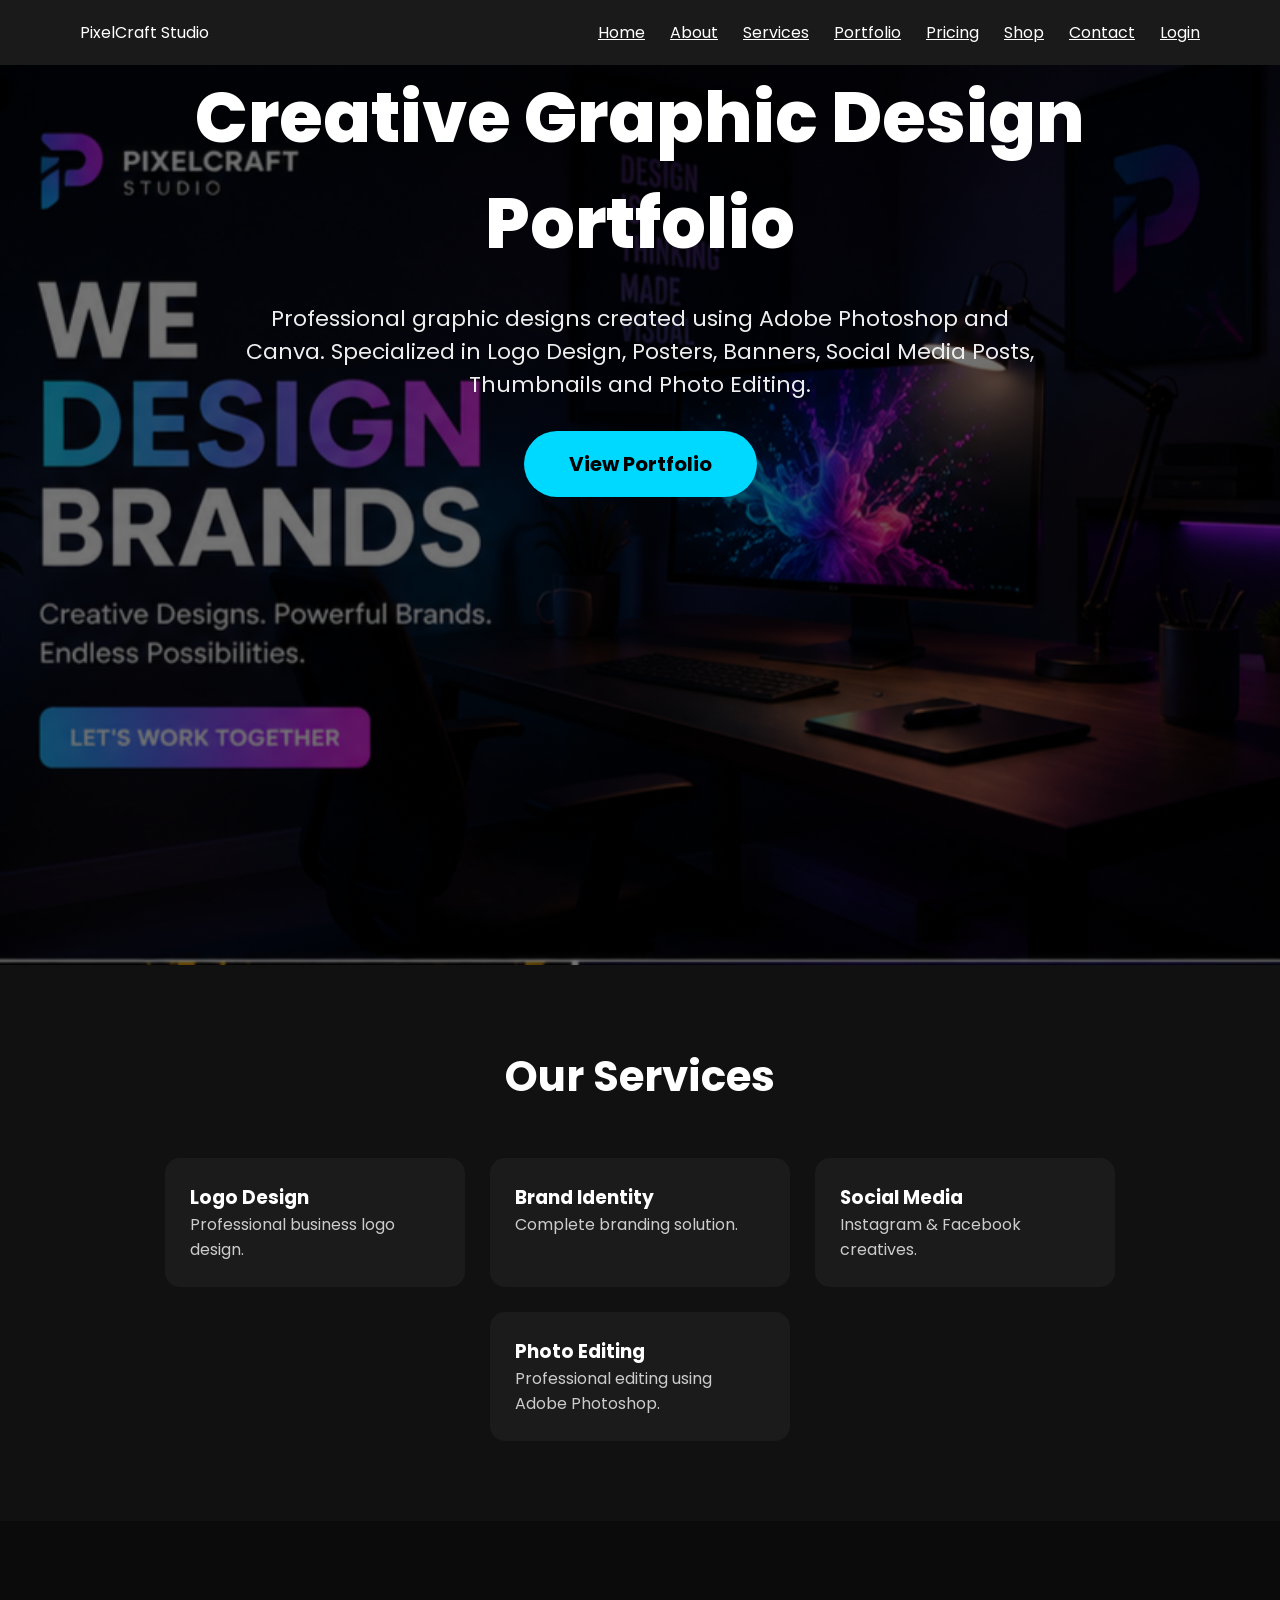
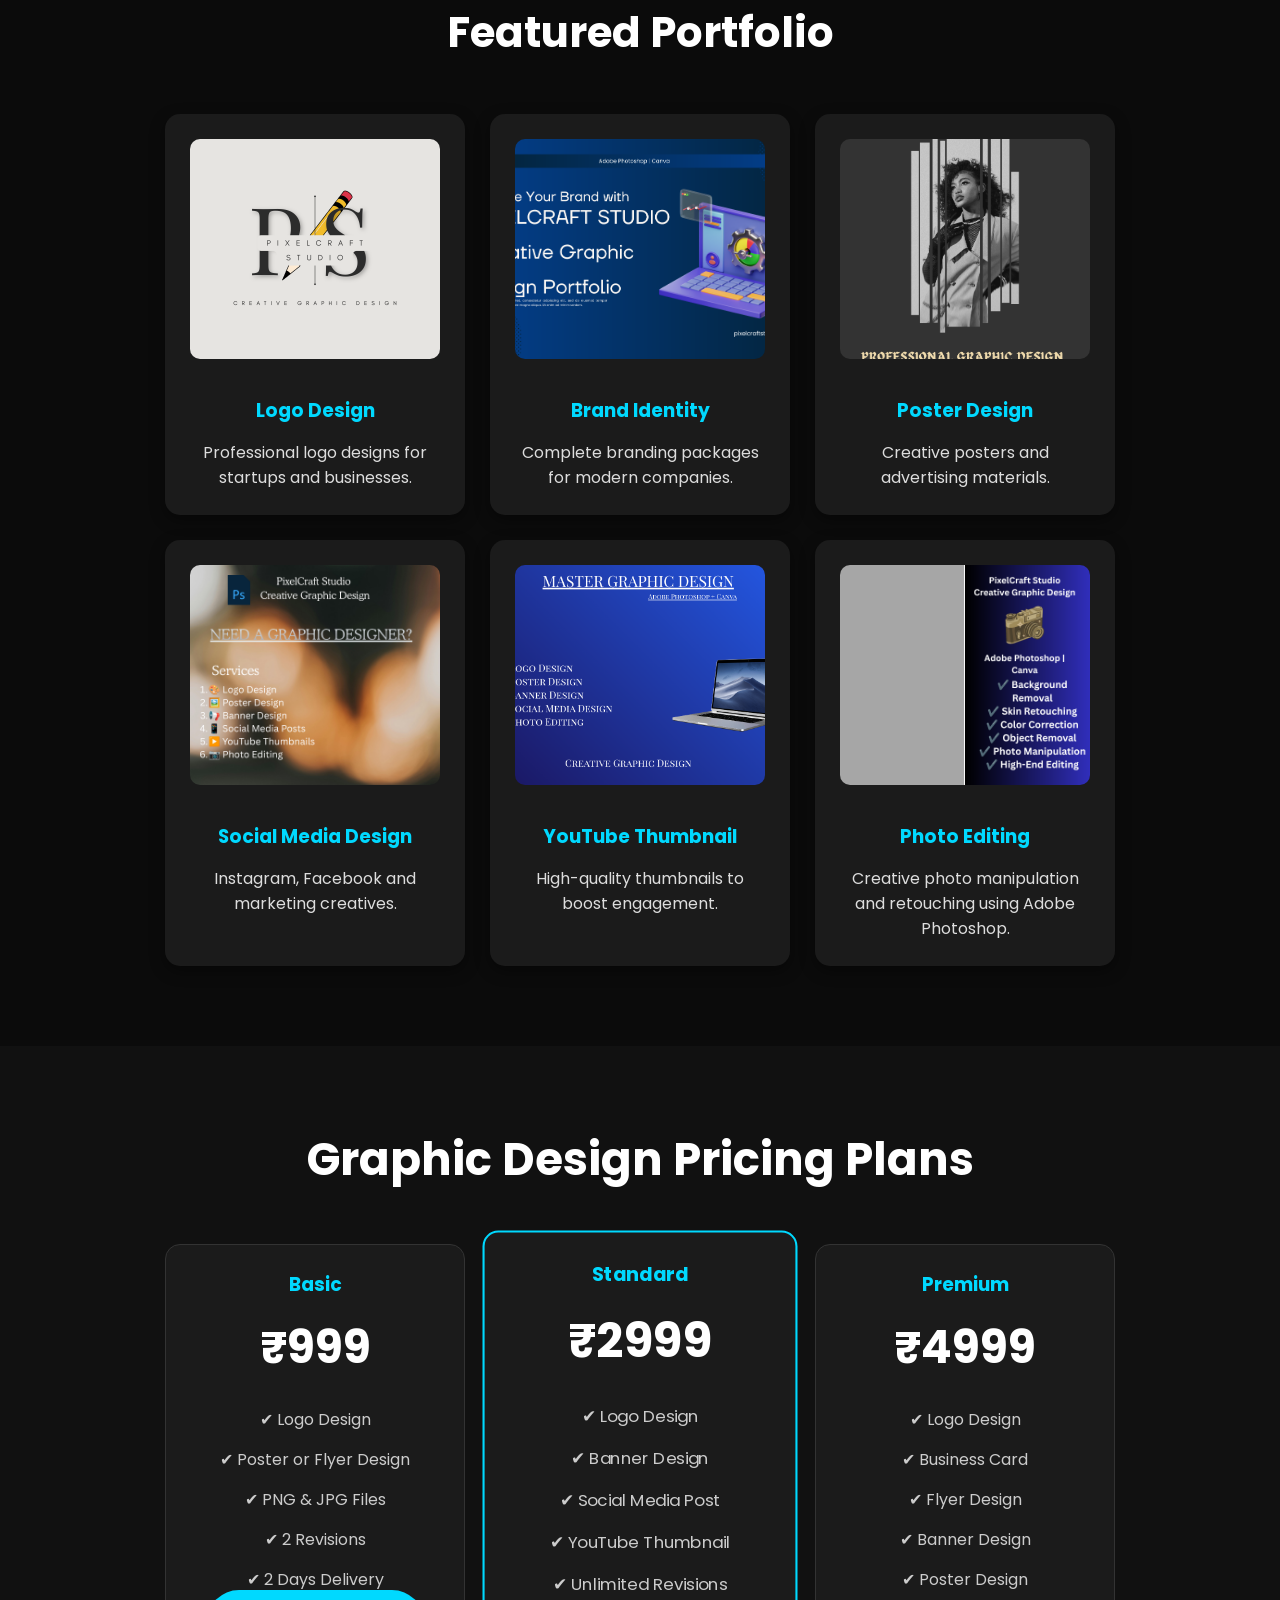
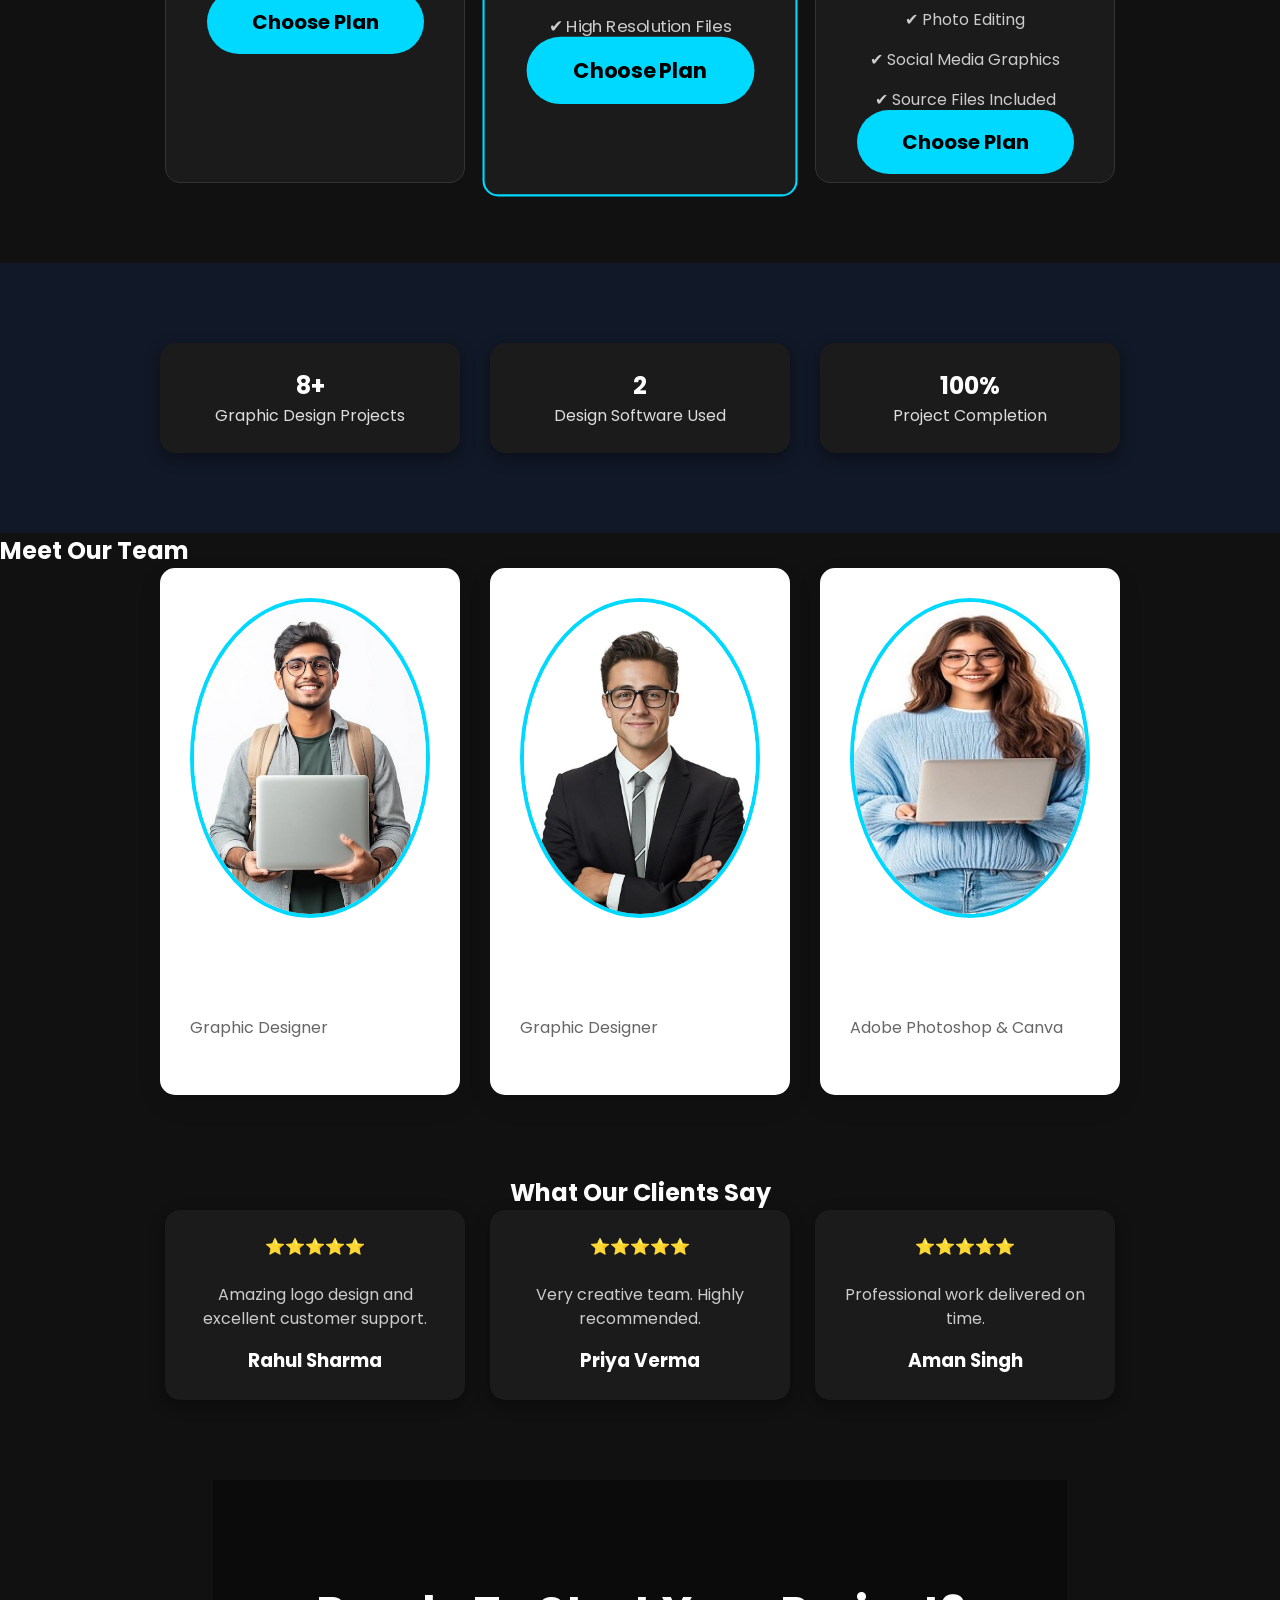
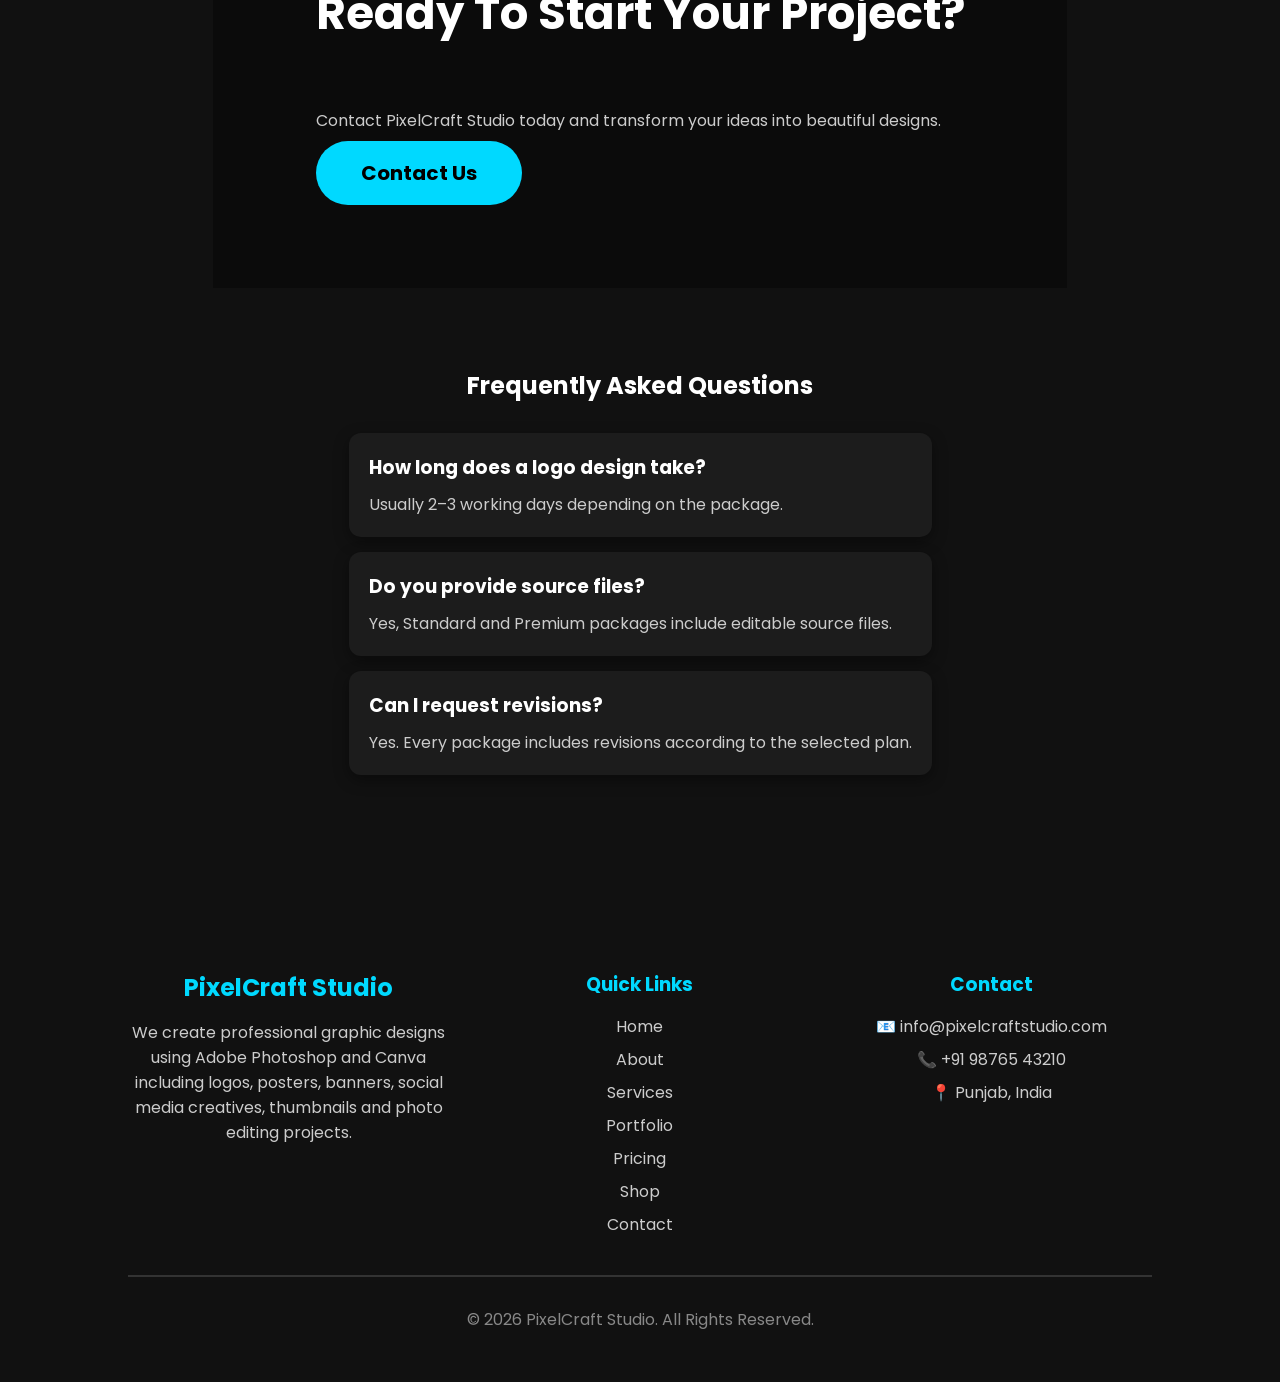
<file: index.html>
<!DOCTYPE html>
<html lang="en">
<head>
    <meta charset="UTF-8">
    <meta name="viewport" content="width=device-width, initial-scale=1.0">
    <title>PixelCraft Studio</title>

    <link rel="stylesheet" href="style.css">

    <link href="https://fonts.googleapis.com/css2?family=Poppins:wght@300;400;500;600;700;800&display=swap" rel="stylesheet">
</head>

<body>

<header>

<nav class="navbar">

<div class="logo">
PixelCraft Studio
</div>

<ul class="nav-links">

<li><a href="index.html">Home</a></li>
<li><a href="about.html">About</a></li>
<li><a href="services.html">Services</a></li>
<li><a href="portfolio.html">Portfolio</a></li>
<li><a href="pricing.html">Pricing</a></li>
<li><a href="shop.html">Shop</a></li>
<li><a href="contact.html">Contact</a></li>
<li><a href="login.html">Login</a></li>

</ul>

</nav>

</header>

<section class="hero">

<div class="hero-text">

<h1>Creative Graphic Design Portfolio</h1>

<p>
Professional graphic designs created using
Adobe Photoshop and Canva.
Specialized in Logo Design, Posters,
Banners, Social Media Posts,
Thumbnails and Photo Editing.
</p>
<div class="hero-buttons">

<a href="portfolio.html" class="btn">
View Portfolio
</a>


</div>

</div>



</section>

<section class="services">

<h2>Our Services</h2>

<div class="service-container">

<div class="service-card">
<h3>Logo Design</h3>
<p>Professional business logo design.</p>
</div>

<div class="service-card">
<h3>Brand Identity</h3>
<p>Complete branding solution.</p>
</div>

<div class="service-card">
<h3>Social Media</h3>
<p>Instagram & Facebook creatives.</p>
</div>

<div class="service-card">
<h3>Photo Editing</h3>
<p>Professional editing using Adobe Photoshop.</p>
</div>
</div>

</section>
<!-- Portfolio Section -->

<section class="portfolio">

    <h2>Featured Portfolio</h2>

    <div class="portfolio-container">

        <div class="portfolio-card">
            <img src="logo-design.png" alt="Logo Design">
            <h3>Logo Design</h3>
            <p>Professional logo designs for startups and businesses.</p>
        </div>

        <div class="portfolio-card">
            <img src="banner.png" alt="Branding">
            <h3>Brand Identity</h3>
            <p>Complete branding packages for modern companies.</p>
        </div>

        <div class="portfolio-card">
            <img src="poster.png" alt="Poster Design">
            <h3>Poster Design</h3>
            <p>Creative posters and advertising materials.</p>
        </div>

        <div class="portfolio-card">
            <img src="social-media.png" alt="Social Media">
            <h3>Social Media Design</h3>
            <p>Instagram, Facebook and marketing creatives.</p>
        </div>

        <div class="portfolio-card">
            <img src="thumbnail.png" alt="Thumbnail">
            <h3>YouTube Thumbnail</h3>
            <p>High-quality thumbnails to boost engagement.</p>
        </div>

        <div class="portfolio-card">
          <img src="photo-editing.png" alt="Photo Editing">
            <h3>Photo Editing</h3>
           <p>
               Creative photo manipulation and retouching using Adobe Photoshop.
</p>
        </div>

    </div>

</section>

<!-- Pricing Section -->

<section class="pricing">

    <h2>Graphic Design Pricing Plans</h2>

    <div class="pricing-container">

        <!-- Basic Package -->
        <div class="price-card">
            <h3>Basic</h3>
            <h1>₹999</h1>

            <p>✔ Logo Design</p>
            <p>✔ Poster or Flyer Design</p>
            <p>✔ PNG & JPG Files</p>
            <p>✔ 2 Revisions</p>
            <p>✔ 2 Days Delivery</p>

            <a href="shop.html" class="btn">
                Choose Plan
            </a>
        </div>

        <!-- Standard Package -->
        <div class="price-card active">
            <h3>Standard</h3>
            <h1>₹2999</h1>

            <p>✔ Logo Design</p>
            <p>✔ Banner Design</p>
            <p>✔ Social Media Post</p>
            <p>✔ YouTube Thumbnail</p>
            <p>✔ Unlimited Revisions</p>
            <p>✔ High Resolution Files</p>

            <a href="shop.html" class="btn">
                Choose Plan
            </a>
        </div>

        <!-- Premium Package -->
        <div class="price-card">
            <h3>Premium</h3>
            <h1>₹4999</h1>

            <p>✔ Logo Design</p>
            <p>✔ Business Card</p>
            <p>✔ Flyer Design</p>
            <p>✔ Banner Design</p>
            <p>✔ Poster Design</p>
            <p>✔ Photo Editing</p>
            <p>✔ Social Media Graphics</p>
            <p>✔ Source Files Included</p>

            <a href="shop.html" class="btn">
                Choose Plan
            </a>
        </div>

    </div>

</section>
<section class="counter">

    <div class="portfolio-card">
        <h2>8+</h2>
        <p>Graphic Design Projects</p>
    </div>

    <div class="portfolio-card">
       <h2>2</h2>
       <p>Design Software Used</p>
    </div>

<div class="portfolio-card">
    <h2>100%</h2>
    <p>Project Completion</p>
</div>
</section>
<h2>Meet Our Team</h2>

<div class="team-container">

    <div class="team-card">
        <img src="team1.jfif" alt="Rishav Thakur">
       <h3>Rishav Thakur</h3>
        <p>Graphic Designer</p>
    </div>

    <div class="team-card">
        <img src="team2.jfif" alt="Rishi Pathania">
        <h3>Rishi Pathania</h3>
        <p>Graphic Designer</p>
    </div> 

    <div class="team-card">
        <img src="team3.jfif" alt="Creative Team">
        <h3>Creative Team</h3>
        <p>Adobe Photoshop & Canva</p>
    </div>

</section>

<!-- Testimonials -->

<section class="testimonials">

    <h2>What Our Clients Say</h2>

    <div class="testimonial-container">

        <div class="testimonial-card">
            <p>
                ⭐⭐⭐⭐⭐<br><br>
                Amazing logo design and excellent customer support.
            </p>

            <h3>Rahul Sharma</h3>
        </div>

        <div class="testimonial-card">
            <p>
                ⭐⭐⭐⭐⭐<br><br>
                Very creative team. Highly recommended.
            </p>

            <h3>Priya Verma</h3>
        </div>

        <div class="testimonial-card">
            <p>
                ⭐⭐⭐⭐⭐<br><br>
                Professional work delivered on time.
            </p>

            <h3>Aman Singh</h3>
        </div>

    </div>

</section>

<!-- Call To Action -->

<section class="contact">

    <h2>Ready To Start Your Project?</h2>

    <p>
        Contact PixelCraft Studio today and transform your ideas into beautiful designs.
    </p>

    <br>

    <a href="contact.html" class="btn">
        Contact Us
    </a>

</section>
<!-- FAQ Section -->

<section class="faq">

    <h2>Frequently Asked Questions</h2>

    <div class="faq-box">
        <h3>How long does a logo design take?</h3>
        <p>Usually 2–3 working days depending on the package.</p>
    </div>

    <div class="faq-box">
        <h3>Do you provide source files?</h3>
        <p>Yes, Standard and Premium packages include editable source files.</p>
    </div>

    <div class="faq-box">
        <h3>Can I request revisions?</h3>
        <p>Yes. Every package includes revisions according to the selected plan.</p>
    </div>

</section>

<!-- Footer -->

<footer class="footer">

    <div class="footer-container">

        <div class="footer-box">

            <h2>PixelCraft Studio</h2>

           <p>
              We create professional graphic designs using
              Adobe Photoshop and Canva including logos,
              posters, banners, social media creatives,
              thumbnails and photo editing projects. 
           </p>
        </div>

        <div class="footer-box">

            <h3>Quick Links</h3>

            <a href="index.html">Home</a>
            <a href="about.html">About</a>
            <a href="services.html">Services</a>
            <a href="portfolio.html">Portfolio</a>
            <a href="pricing.html">Pricing</a>
            <a href="shop.html">Shop</a>
            <a href="contact.html">Contact</a>

        </div>

        <div class="footer-box">

            <h3>Contact</h3>

            <p>📧 info@pixelcraftstudio.com</p>
            <p>📞 +91 98765 43210</p>
            <p>📍 Punjab, India</p>

        </div>

    </div>

    <hr>

    <p class="copyright">
        © 2026 PixelCraft Studio. All Rights Reserved.
    </p>

</footer>

<!-- Back To Top Button -->

<button id="topBtn" onclick="window.scrollTo({top:0,behavior:'smooth'})">
↑
</button>

<script>

const topBtn = document.getElementById("topBtn");

window.onscroll = function(){

    if(document.documentElement.scrollTop > 300){

        topBtn.style.display="block";

    }else{

        topBtn.style.display="none";

    }

}

</script>

</body>
</html>
</file>
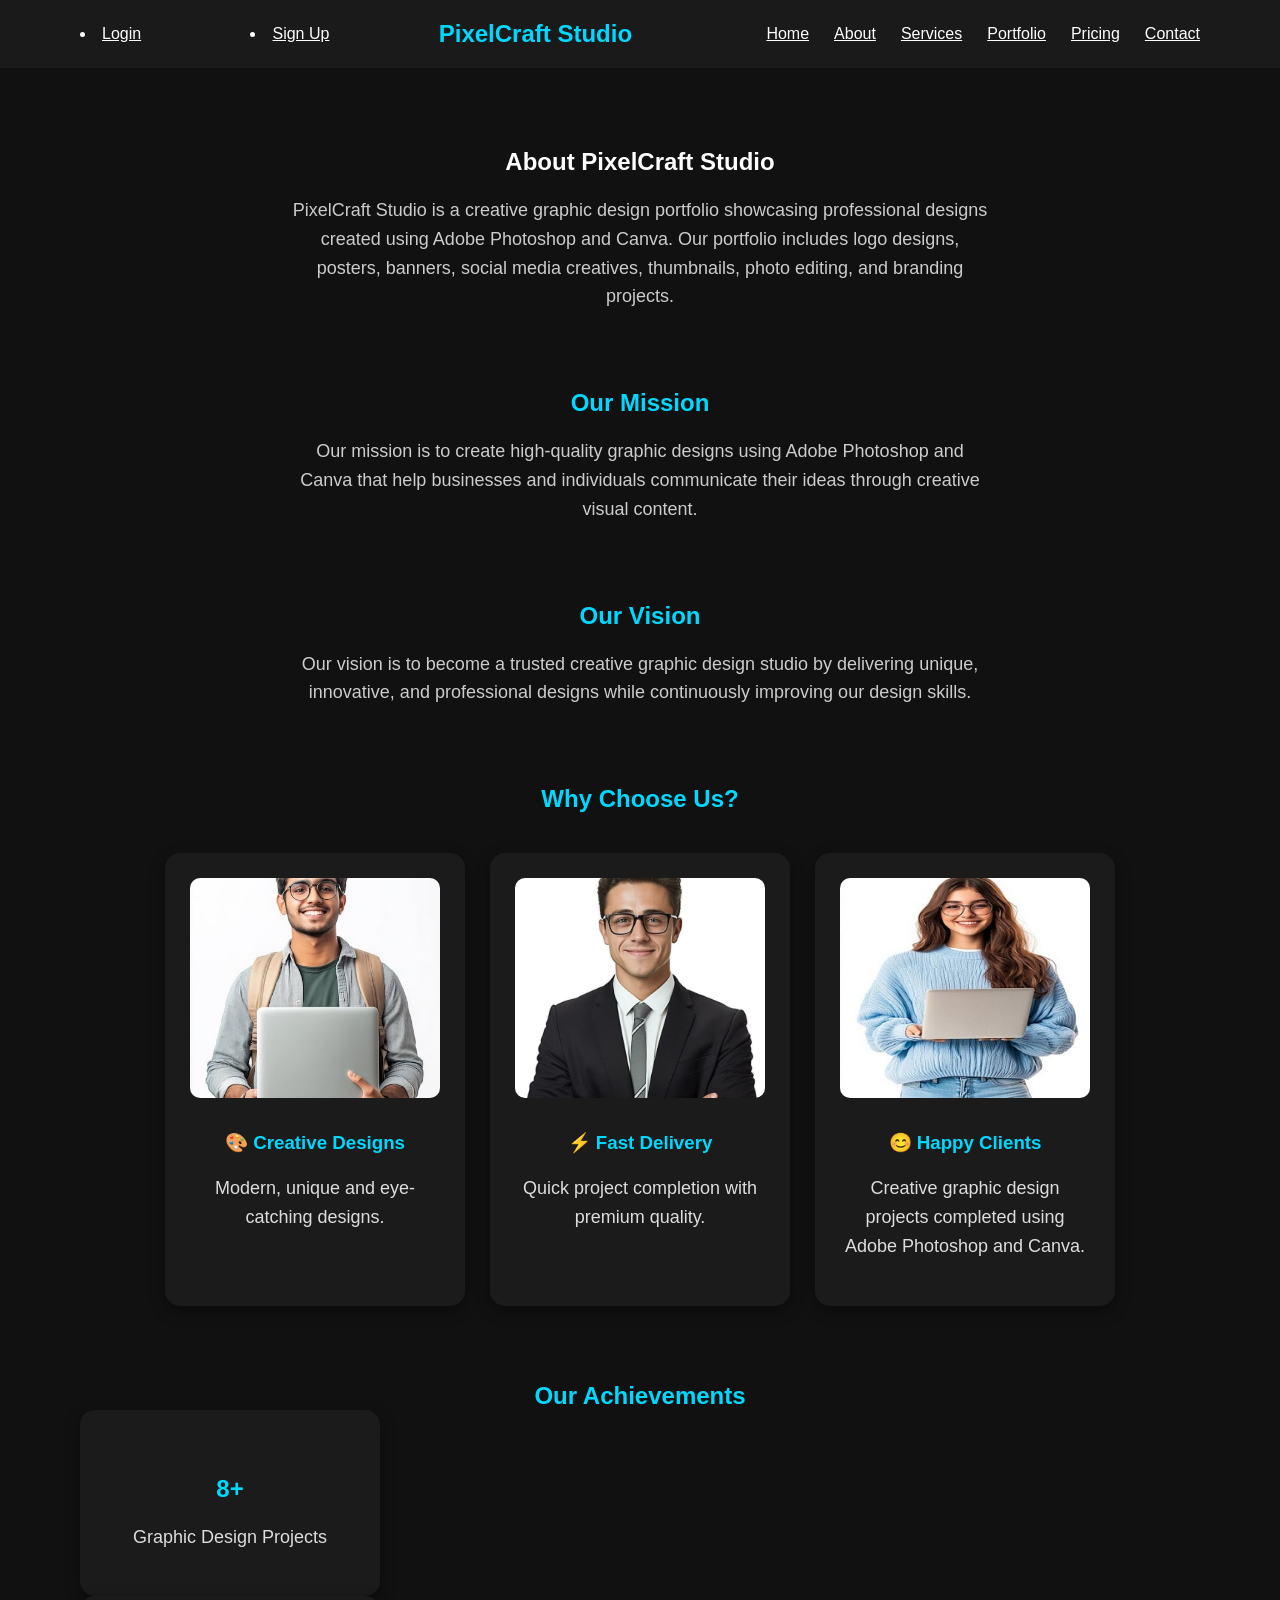
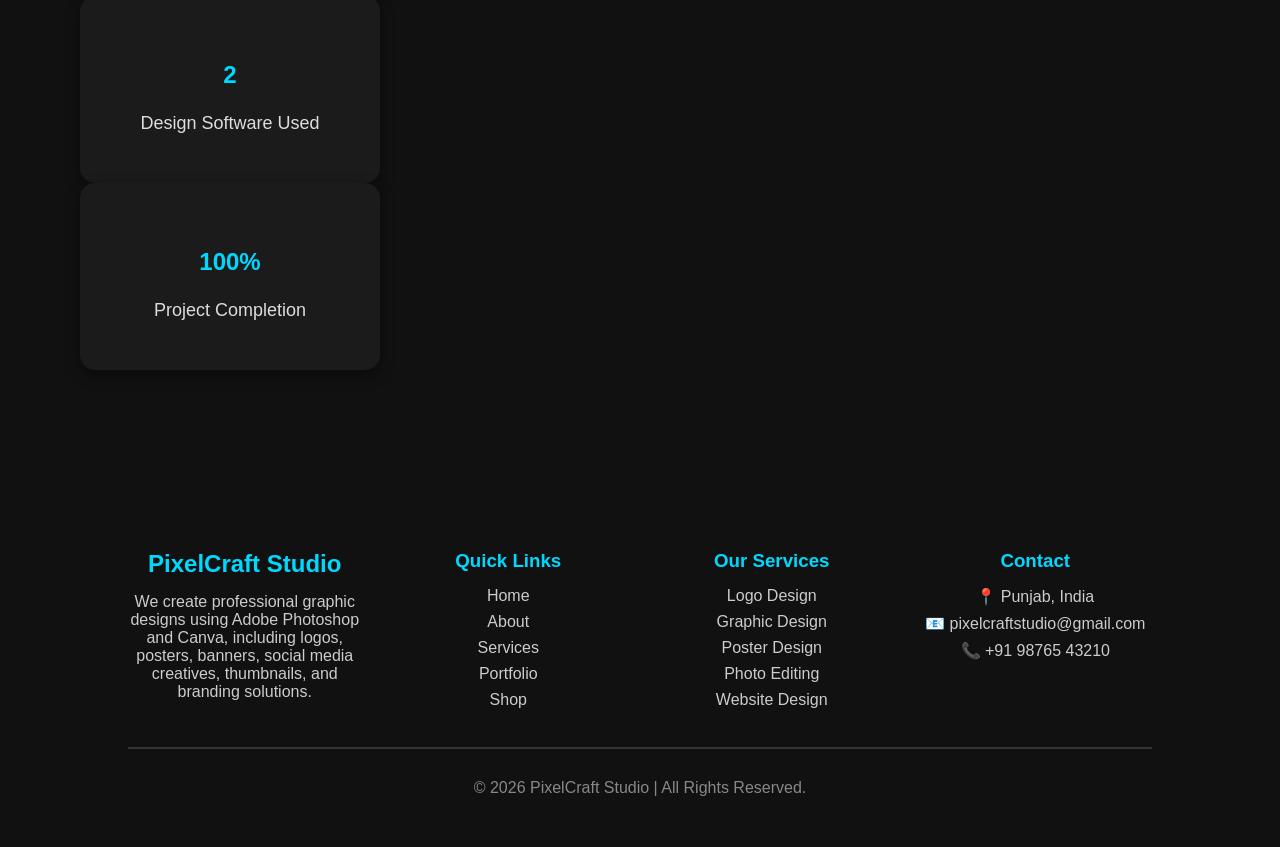
<file: about.html>
<!DOCTYPE html>
<html>
<head>
    <title>About - PixelCraft Studio</title>
    <link rel="stylesheet" href="style.css">
</head>

<body>
    <nav>
        <li><a href="login.html">Login</a></li>
<li><a href="signup.html">Sign Up</a></li>
    <h2>PixelCraft Studio</h2>

    <ul>
        <li><a href="index.html">Home</a></li>
        <li><a href="about.html">About</a></li>
        <li><a href="services.html">Services</a></li>
        <li><a href="portfolio.html">Portfolio</a></li>
        <li><a href="pricing.html">Pricing</a></li>
        <li><a href="contact.html">Contact</a></li>
    </ul>
</nav>

<section class="page-section">

    <h1>About PixelCraft Studio</h1>

   <p>
PixelCraft Studio is a creative graphic design portfolio showcasing professional designs created using Adobe Photoshop and Canva. Our portfolio includes logo designs, posters, banners, social media creatives, thumbnails, photo editing, and branding projects.
</p>

    <br>

    <h2>Our Mission</h2>

   <p>
Our mission is to create high-quality graphic designs using Adobe Photoshop and Canva that help businesses and individuals communicate their ideas through creative visual content.
</p>

    <br>

    <h2>Our Vision</h2>

    <p>
Our vision is to become a trusted creative graphic design studio by delivering unique, innovative, and professional designs while continuously improving our design skills.
</p>

    <br>

    <h2>Why Choose Us?</h2>

    <div class="portfolio-container">

        <div class="portfolio-card">
            <img src="team1.jfif" alt="Team Member">
            <h3>🎨 Creative Designs</h3>
            <p>Modern, unique and eye-catching designs.</p>
        </div>

        <div class="portfolio-card">
            <img src="team2.jfif" alt="Team Member">
            <h3>⚡ Fast Delivery</h3>
            <p>Quick project completion with premium quality.</p>
        </div>

        <div class="portfolio-card">
            <img src="team3.jfif" alt="Team Member">
            <h3>😊 Happy Clients</h3>
            <p>Creative graphic design projects completed using Adobe Photoshop and Canva.</p>
        </div>

    </div>

    <br><br>

    <h2>Our Achievements</h2>

    <div class="portfolio-card">
        <h2>8+</h2>
        <p>Graphic Design Projects</p>
    </div>

    <div class="portfolio-card">
       <h2>2</h2>
       <p>Design Software Used</p>
    </div>

<div class="portfolio-card">
    <h2>100%</h2>
    <p>Project Completion</p>
</div>

</section>
<footer class="footer">

    <div class="footer-container">

        <div class="footer-box">
            <h2>PixelCraft Studio</h2>
           <p>
             We create professional graphic designs using Adobe Photoshop and Canva, including logos, posters, banners, social media creatives, thumbnails, and branding solutions.
          </p>
        </div>

        <div class="footer-box">
            <h3>Quick Links</h3>

            <a href="index.html">Home</a>
            <a href="about.html">About</a>
            <a href="services.html">Services</a>
            <a href="portfolio.html">Portfolio</a>
            <a href="shop.html">Shop</a>
        </div>

        <div class="footer-box">
            <h3>Our Services</h3>

            <p>Logo Design</p>
            <p>Graphic Design</p>
            <p>Poster Design</p>
            <p>Photo Editing</p>
            <p>Website Design</p>
        </div>

        <div class="footer-box">
            <h3>Contact</h3>

            <p>📍 Punjab, India</p>
            <p>📧 pixelcraftstudio@gmail.com</p>
            <p>📞 +91 98765 43210</p>

        </div>

    </div>

    <hr>

    <p class="copyright">
        © 2026 PixelCraft Studio | All Rights Reserved.
    </p>

</footer>
</body>
</html>
</file>
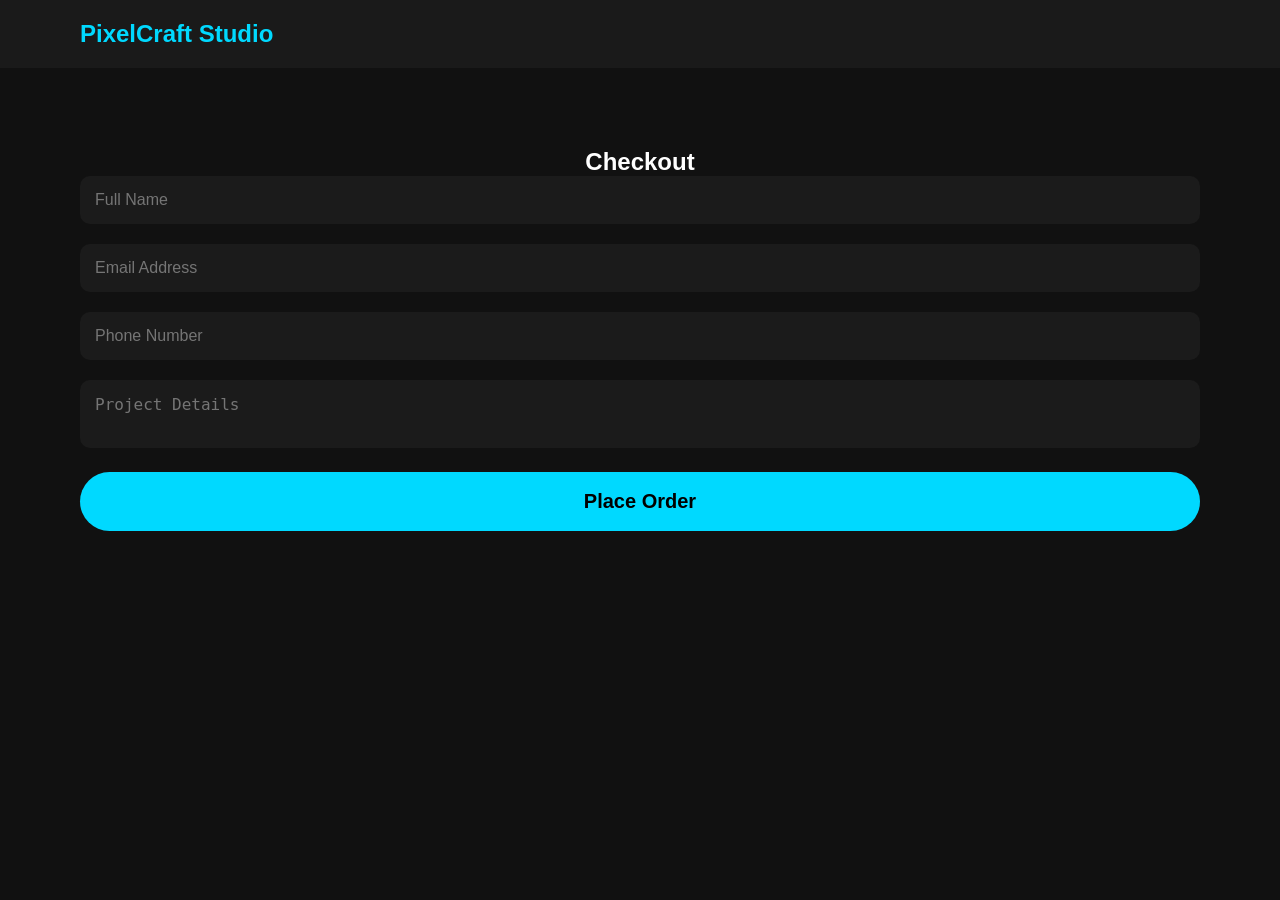
<file: checkout.html>
<!DOCTYPE html>
<html lang="en">
<head>
<meta charset="UTF-8">
<meta name="viewport" content="width=device-width, initial-scale=1.0">
<title>Checkout - PixelCraft Studio</title>
<link rel="stylesheet" href="style.css">
</head>

<body>

<nav>
    <h2>PixelCraft Studio</h2>
</nav>

<section class="page-section">

<h1>Checkout</h1>

<form class="contact-form">

<input type="text" placeholder="Full Name" required>

<input type="email" placeholder="Email Address" required>

<input type="text" placeholder="Phone Number" required>

<textarea placeholder="Project Details"></textarea>

<button type="button" class="btn" onclick="window.location.href='success.html'">
    Place Order
</button>

</form>

</section>

</body>
</html>
</file>
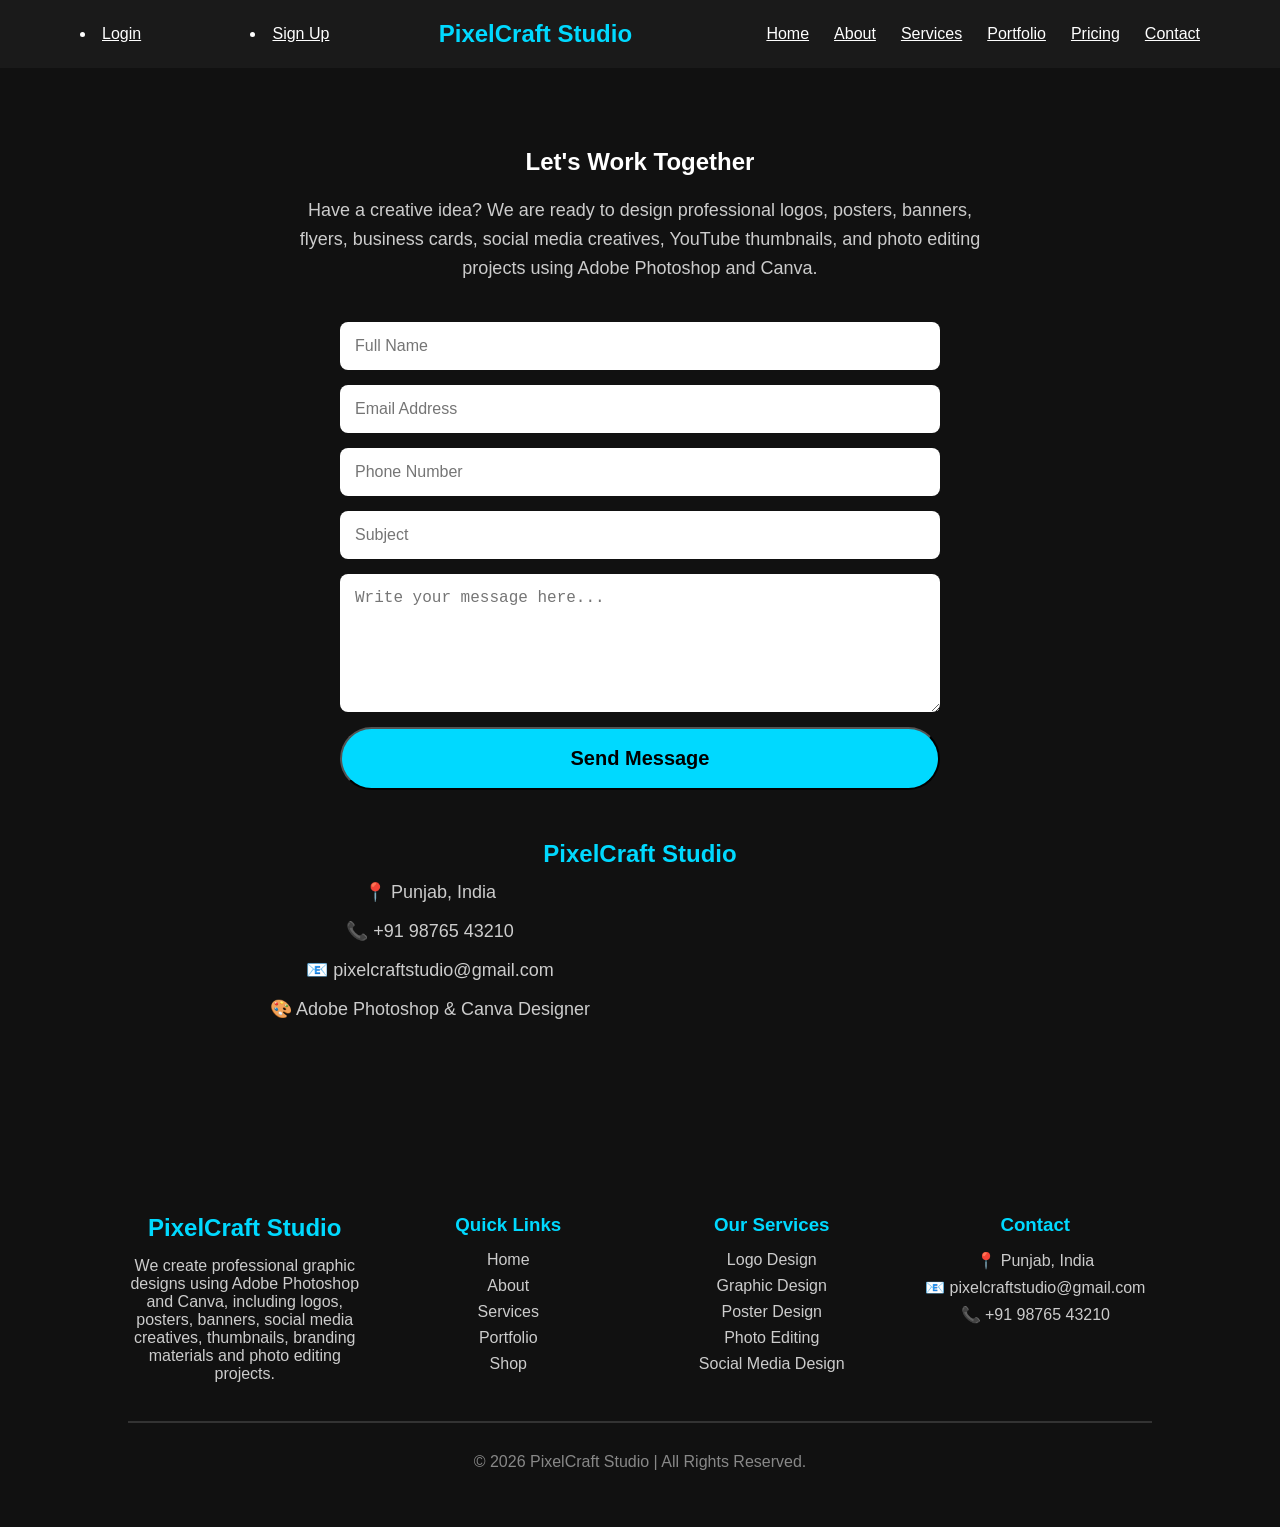
<file: contact.html>
<!DOCTYPE html>
<html>
<head>
    <title>Contact - PixelCraft Studio</title>
    <link rel="stylesheet" href="style.css">
</head>

<body>
<body>

<nav>
    <li><a href="login.html">Login</a></li>
<li><a href="signup.html">Sign Up</a></li>
    <h2>PixelCraft Studio</h2>

    <ul>
        <li><a href="index.html">Home</a></li>
        <li><a href="about.html">About</a></li>
        <li><a href="services.html">Services</a></li>
        <li><a href="portfolio.html">Portfolio</a></li>
        <li><a href="pricing.html">Pricing</a></li>
        <li><a href="contact.html">Contact</a></li>
    </ul>
</nav>
<section class="page-section">

<h1>Let's Work Together</h1>

<p>
Have a creative idea? We are ready to design professional logos, posters, banners, flyers, business cards, social media creatives, YouTube thumbnails, and photo editing projects using Adobe Photoshop and Canva.
</p>
<form class="checkout-form" action="success.html">

    <input type="text" placeholder="Full Name" required>

    <input type="email" placeholder="Email Address" required>

    <input type="tel" placeholder="Phone Number" required>

    <input type="text" placeholder="Subject" required>

    <textarea rows="6" placeholder="Write your message here..." required></textarea>

    <button class="btn">Send Message</button>

</form>

<div class="contact-info">

<h2>PixelCraft Studio</h2>

<p>📍 Punjab, India</p>

<p>📞 +91 98765 43210</p>

<p>📧 pixelcraftstudio@gmail.com</p>

<p>🎨 Adobe Photoshop & Canva Designer</p>

</div>

</section>
<footer class="footer">

    <div class="footer-container">

        <div class="footer-box">
            <h2>PixelCraft Studio</h2>
           <p>
We create professional graphic designs using Adobe Photoshop and Canva, including logos, posters, banners, social media creatives, thumbnails, branding materials and photo editing projects.
</p>
        </div>

        <div class="footer-box">
            <h3>Quick Links</h3>

            <a href="index.html">Home</a>
            <a href="about.html">About</a>
            <a href="services.html">Services</a>
            <a href="portfolio.html">Portfolio</a>
            <a href="shop.html">Shop</a>
        </div>

        <div class="footer-box">
            <h3>Our Services</h3>

            <p>Logo Design</p>
            <p>Graphic Design</p>
            <p>Poster Design</p>
            <p>Photo Editing</p>
            <p>Social Media Design</p>
        </div>

        <div class="footer-box">
            <h3>Contact</h3>

            <p>📍 Punjab, India</p>
            <p>📧 pixelcraftstudio@gmail.com</p>
            <p>📞 +91 98765 43210</p>

        </div>

    </div>

    <hr>

    <p class="copyright">
        © 2026 PixelCraft Studio | All Rights Reserved.
    </p>

</footer>
</body>
</html>
</file>
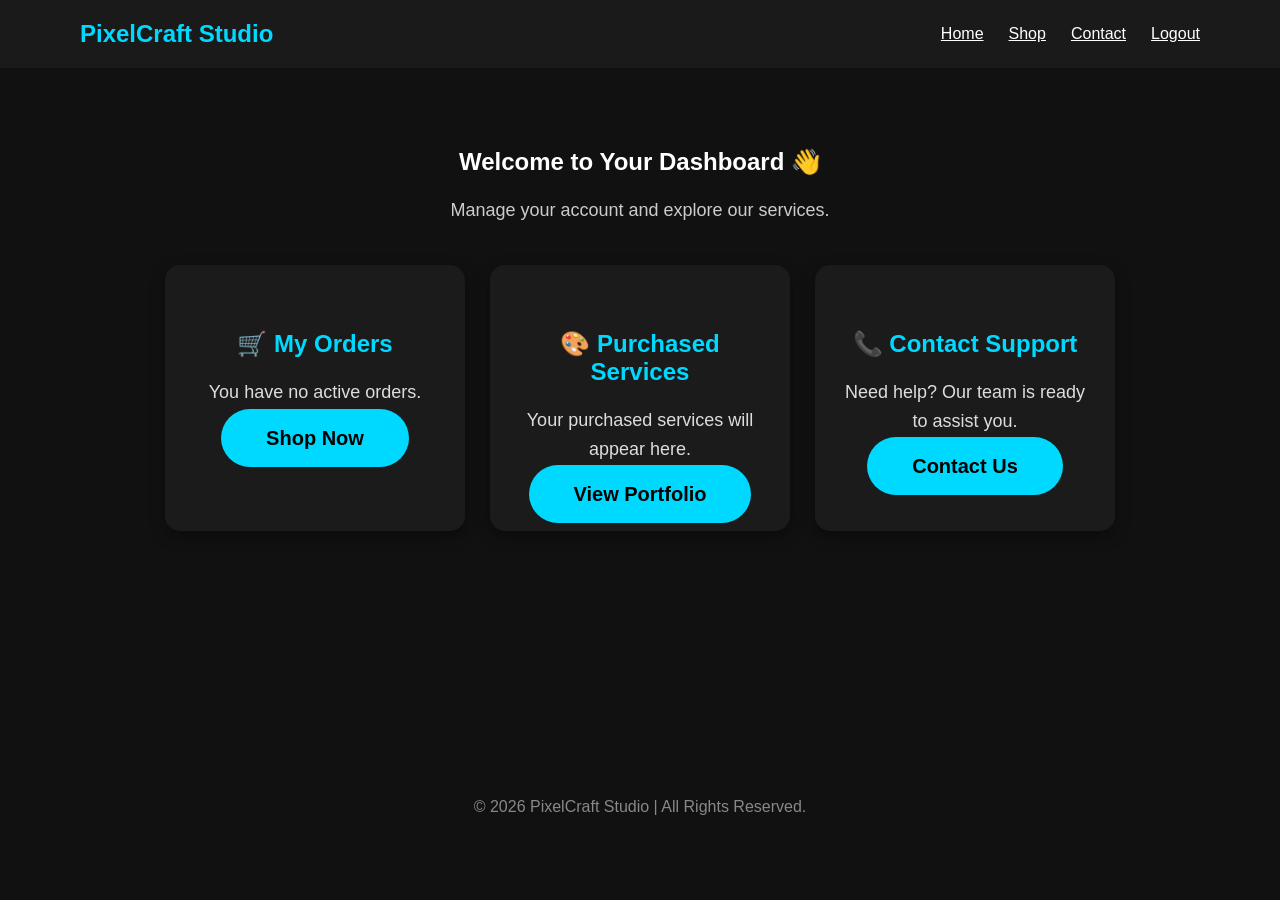
<file: dashboard.html>
<!DOCTYPE html>
<html lang="en">

<head>
    <meta charset="UTF-8">
    <meta name="viewport" content="width=device-width, initial-scale=1.0">
    <title>Dashboard - PixelCraft Studio</title>

    <link rel="stylesheet" href="style.css">
</head>

<body>

<nav>
    <h2>PixelCraft Studio</h2>

    <ul>
        <li><a href="index.html">Home</a></li>
        <li><a href="shop.html">Shop</a></li>
        <li><a href="contact.html">Contact</a></li>
        <li><a href="login.html">Logout</a></li>
    </ul>
</nav>

<section class="page-section">

    <h1>Welcome to Your Dashboard 👋</h1>

    <p>Manage your account and explore our services.</p>

    <div class="portfolio-container">

        <div class="portfolio-card">
            <h2>🛒 My Orders</h2>
            <p>You have no active orders.</p>
            <a href="shop.html" class="btn">Shop Now</a>
        </div>

        <div class="portfolio-card">
            <h2>🎨 Purchased Services</h2>
            <p>Your purchased services will appear here.</p>
            <a href="portfolio.html" class="btn">View Portfolio</a>
        </div>

        <div class="portfolio-card">
            <h2>📞 Contact Support</h2>
            <p>Need help? Our team is ready to assist you.</p>
            <a href="contact.html" class="btn">Contact Us</a>
        </div>

    </div>

</section>

<footer class="footer">
    <p class="copyright">
        © 2026 PixelCraft Studio | All Rights Reserved.
    </p>
</footer>

</body>
</html>
</file>
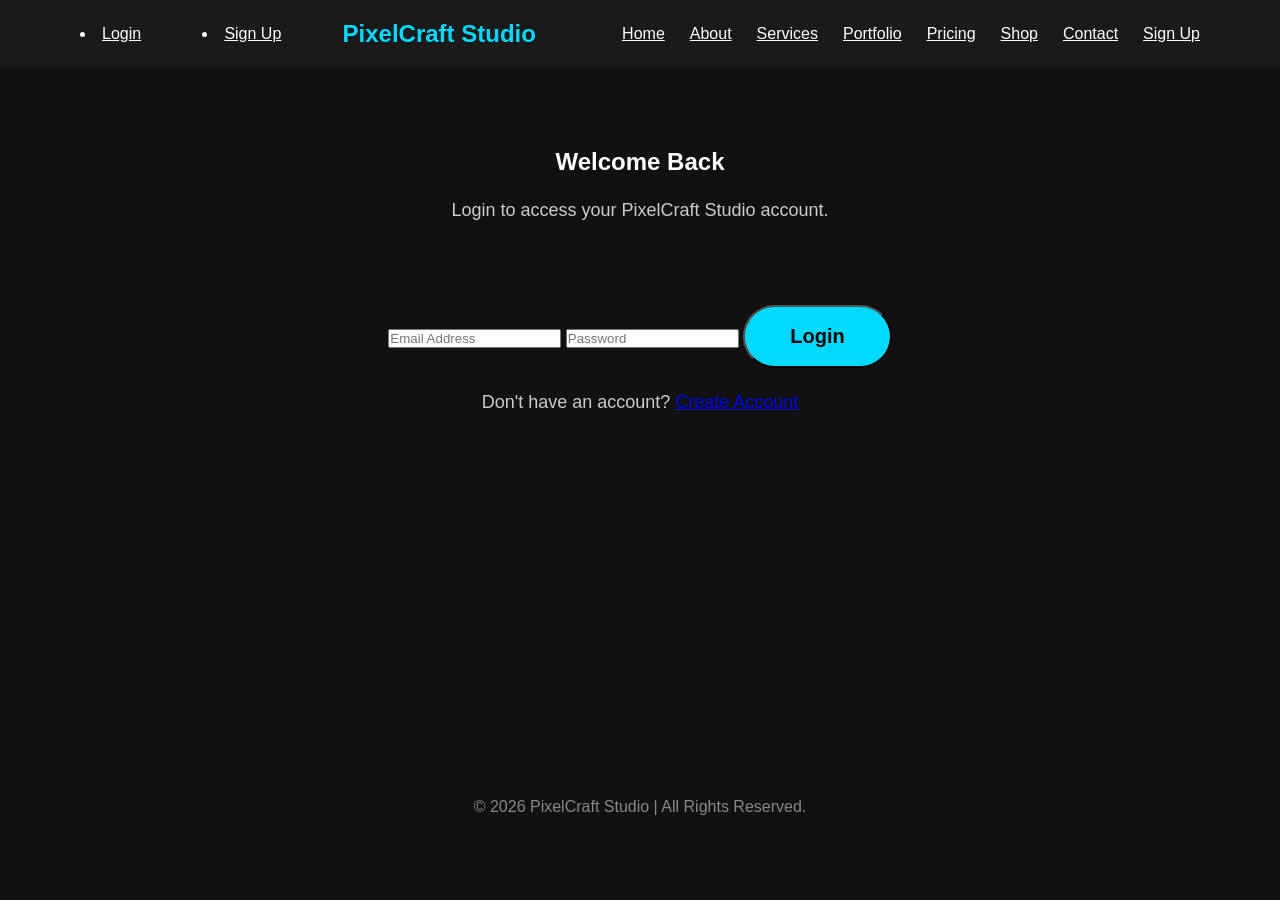
<file: login.html>
<!DOCTYPE html>
<html lang="en">

<head>
    <meta charset="UTF-8">
    <meta name="viewport" content="width=device-width, initial-scale=1.0">
    <title>Login - PixelCraft Studio</title>

    <link rel="stylesheet" href="style.css">
</head>

<body>

<nav>
    <li><a href="login.html">Login</a></li>
<li><a href="signup.html">Sign Up</a></li>
    <h2>PixelCraft Studio</h2>

    <ul>
        <li><a href="index.html">Home</a></li>
        <li><a href="about.html">About</a></li>
        <li><a href="services.html">Services</a></li>
        <li><a href="portfolio.html">Portfolio</a></li>
        <li><a href="pricing.html">Pricing</a></li>
        <li><a href="shop.html">Shop</a></li>
        <li><a href="contact.html">Contact</a></li>
        <li><a href="signup.html">Sign Up</a></li>
    </ul>
</nav>

<section class="page-section">

    <h1>Welcome Back</h1>

    <p>Login to access your PixelCraft Studio account.</p>

    <form class="checkout-form" action="dashboard.html"></form>

        <input type="email" placeholder="Email Address" required>

        <input type="password" placeholder="Password" required>

        <button class="btn">Login</button>

    </form>

    <p style="margin-top:20px;">
        Don't have an account?
        <a href="signup.html">Create Account</a>
    </p>

</section>

<footer class="footer">
    <p class="copyright">© 2026 PixelCraft Studio | All Rights Reserved.</p>
</footer>

</body>

</html>
</file>
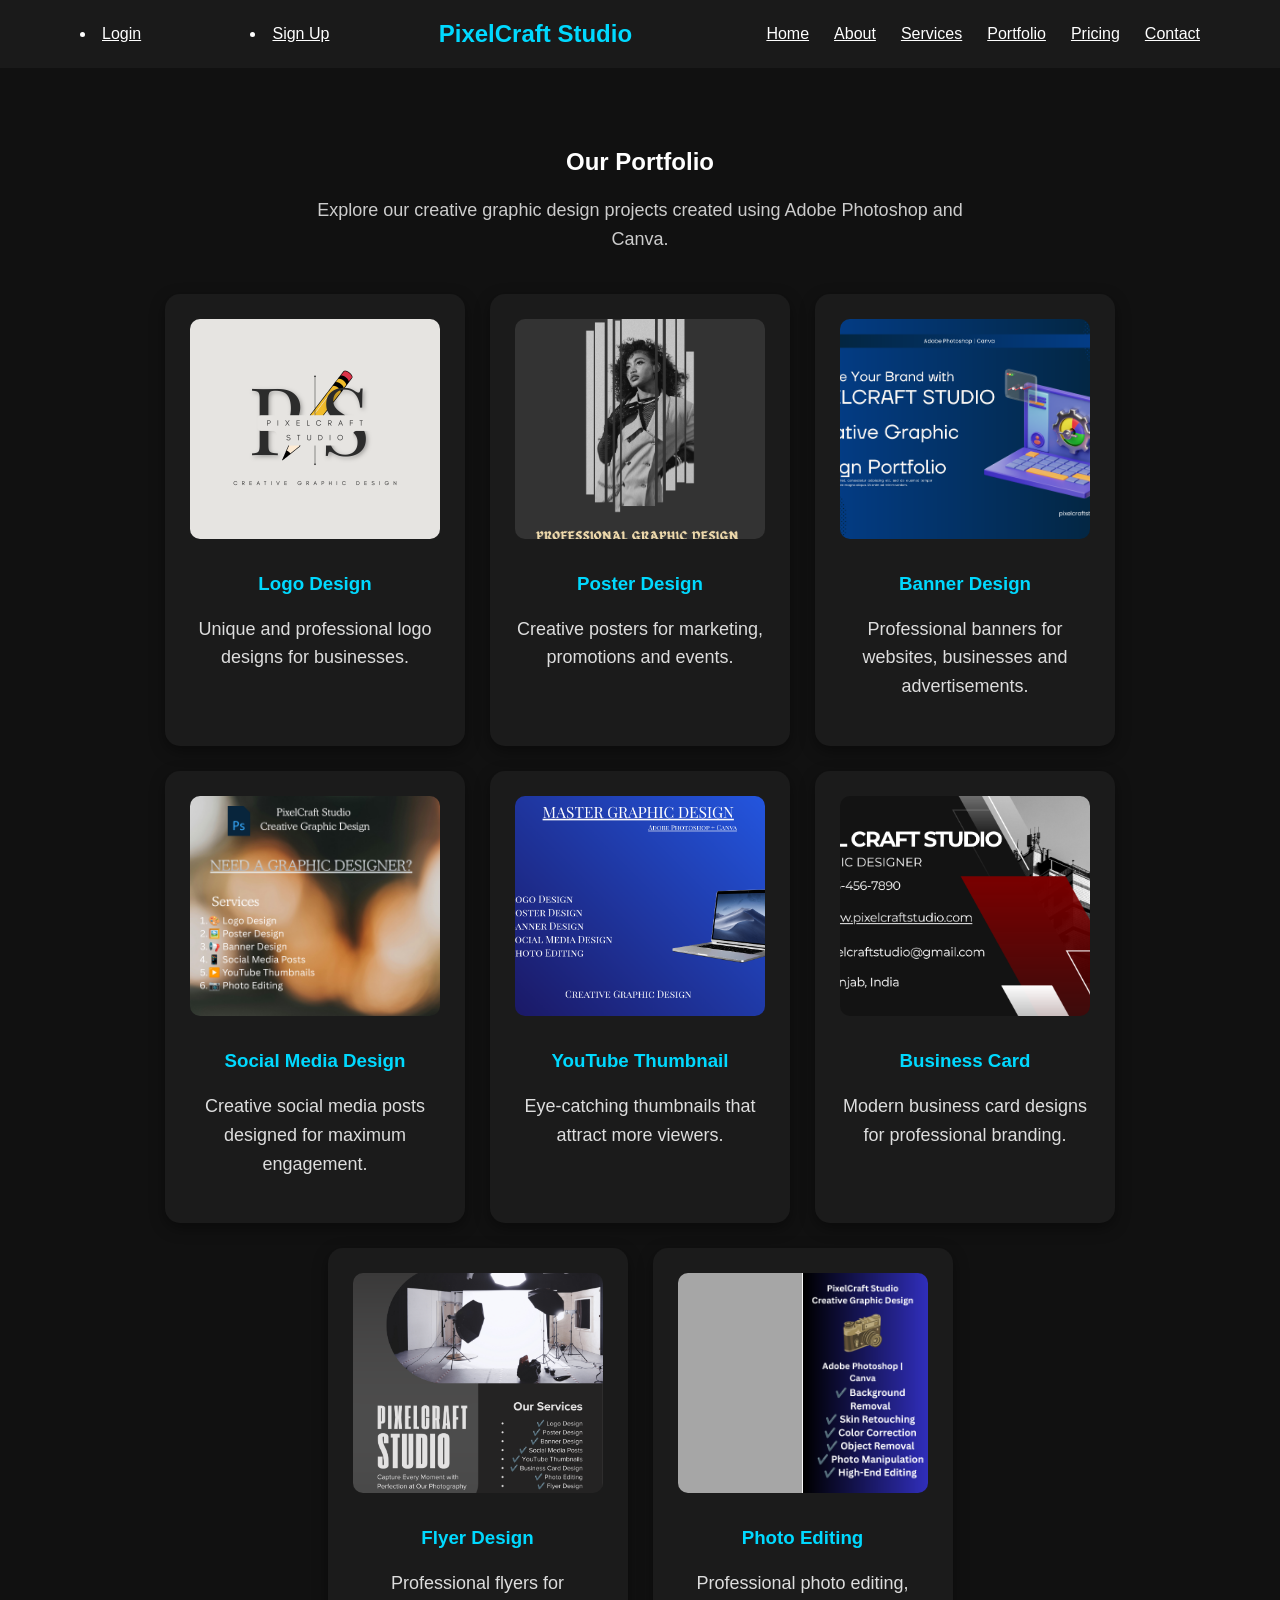
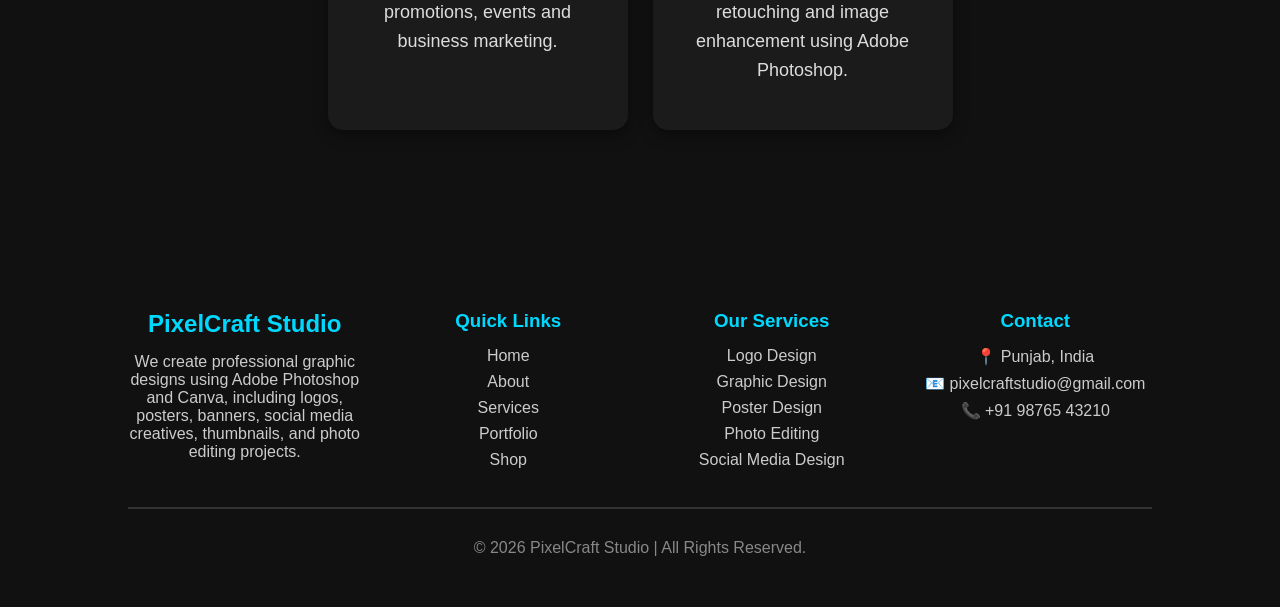
<file: portfolio.html>
<!DOCTYPE html>
<html>
<head>
    <meta charset="UTF-8">
    <meta name="viewport" content="width=device-width, initial-scale=1.0">
    <title>PixelCraft Studio - Portfolio</title>
    <link rel="stylesheet" href="style.css">
</head>

<body>

<nav>
    <li><a href="login.html">Login</a></li>
<li><a href="signup.html">Sign Up</a></li>
    <h2>PixelCraft Studio</h2>

    <ul>
        <li><a href="index.html">Home</a></li>
        <li><a href="about.html">About</a></li>
        <li><a href="services.html">Services</a></li>
        <li><a href="portfolio.html">Portfolio</a></li>
        <li><a href="pricing.html">Pricing</a></li>
        <li><a href="contact.html">Contact</a></li>
    </ul>
</nav>
<section class="page-section">

    <h1>Our Portfolio</h1>
    <p>Explore our creative graphic design projects created using Adobe Photoshop and Canva.</p>

    <div class="portfolio-container">

        <div class="portfolio-card">
            <img src="logo-design.png" alt="Logo Design" onclick="openImage(this.src)">
            <h3>Logo Design</h3>
            <p>Unique and professional logo designs for businesses.</p>
        </div>

        <div class="portfolio-card">
            <img src="poster.png" alt="Poster Design" onclick="openImage(this.src)">
            <h3>Poster Design</h3>
            <p>Creative posters for marketing, promotions and events.</p>
        </div>

        <div class="portfolio-card">
            <img src="banner.png" alt="Banner Design" onclick="openImage(this.src)">
            <h3>Banner Design</h3>
            <p>Professional banners for websites, businesses and advertisements.</p>
        </div>

        <div class="portfolio-card">
            <img src="social-media.png" alt="Social Media Design" onclick="openImage(this.src)">
            <h3>Social Media Design</h3>
            <p>Creative social media posts designed for maximum engagement.</p>
        </div>

        <div class="portfolio-card">
            <img src="thumbnail.png" alt="Thumbnail Design" onclick="openImage(this.src)">
            <h3>YouTube Thumbnail</h3>
            <p>Eye-catching thumbnails that attract more viewers.</p>
        </div>

        <div class="portfolio-card">
            <img src="business-card.png" alt="Business Card" onclick="openImage(this.src)">
            <h3>Business Card</h3>
            <p>Modern business card designs for professional branding.</p>
        </div>

        <div class="portfolio-card">
            <img src="flyer.png" alt="Flyer Design" onclick="openImage(this.src)">
            <h3>Flyer Design</h3>
            <p>Professional flyers for promotions, events and business marketing.</p>
        </div>

        <div class="portfolio-card">
            <img src="photo-editing.png" alt="Photo Editing" onclick="openImage(this.src)">
            <h3>Photo Editing</h3>
            <p>Professional photo editing, retouching and image enhancement using Adobe Photoshop.</p>
        </div>

    </div>

</section>
<footer class="footer">

    <div class="footer-container">

        <div class="footer-box">
            <h2>PixelCraft Studio</h2>
          <p>
             We create professional graphic designs using Adobe Photoshop and Canva, including logos, posters, banners, social media creatives, thumbnails, and photo editing projects.
         </p>
        </div>

        <div class="footer-box">
            <h3>Quick Links</h3>

            <a href="index.html">Home</a>
            <a href="about.html">About</a>
            <a href="services.html">Services</a>
            <a href="portfolio.html">Portfolio</a>
            <a href="shop.html">Shop</a>
        </div>

        <div class="footer-box">
            <h3>Our Services</h3>

            <p>Logo Design</p>
            <p>Graphic Design</p>
            <p>Poster Design</p>
            <p>Photo Editing</p>
            <p>Social Media Design</p>
        </div>

        <div class="footer-box">
            <h3>Contact</h3>

            <p>📍 Punjab, India</p>
            <p>📧 pixelcraftstudio@gmail.com</p>
            <p>📞 +91 98765 43210</p>

        </div>

    </div>

    <hr>

    <p class="copyright">
        © 2026 PixelCraft Studio | All Rights Reserved.
    </p>

</footer>
<div id="lightbox" class="lightbox" onclick="closeImage()">
    <img id="lightbox-img">
</div>

<script>
function openImage(src){
    document.getElementById("lightbox").style.display="flex";
    document.getElementById("lightbox-img").src=src;
}

function closeImage(){
    document.getElementById("lightbox").style.display="none";
}
</script>
</body>
</html>
</file>
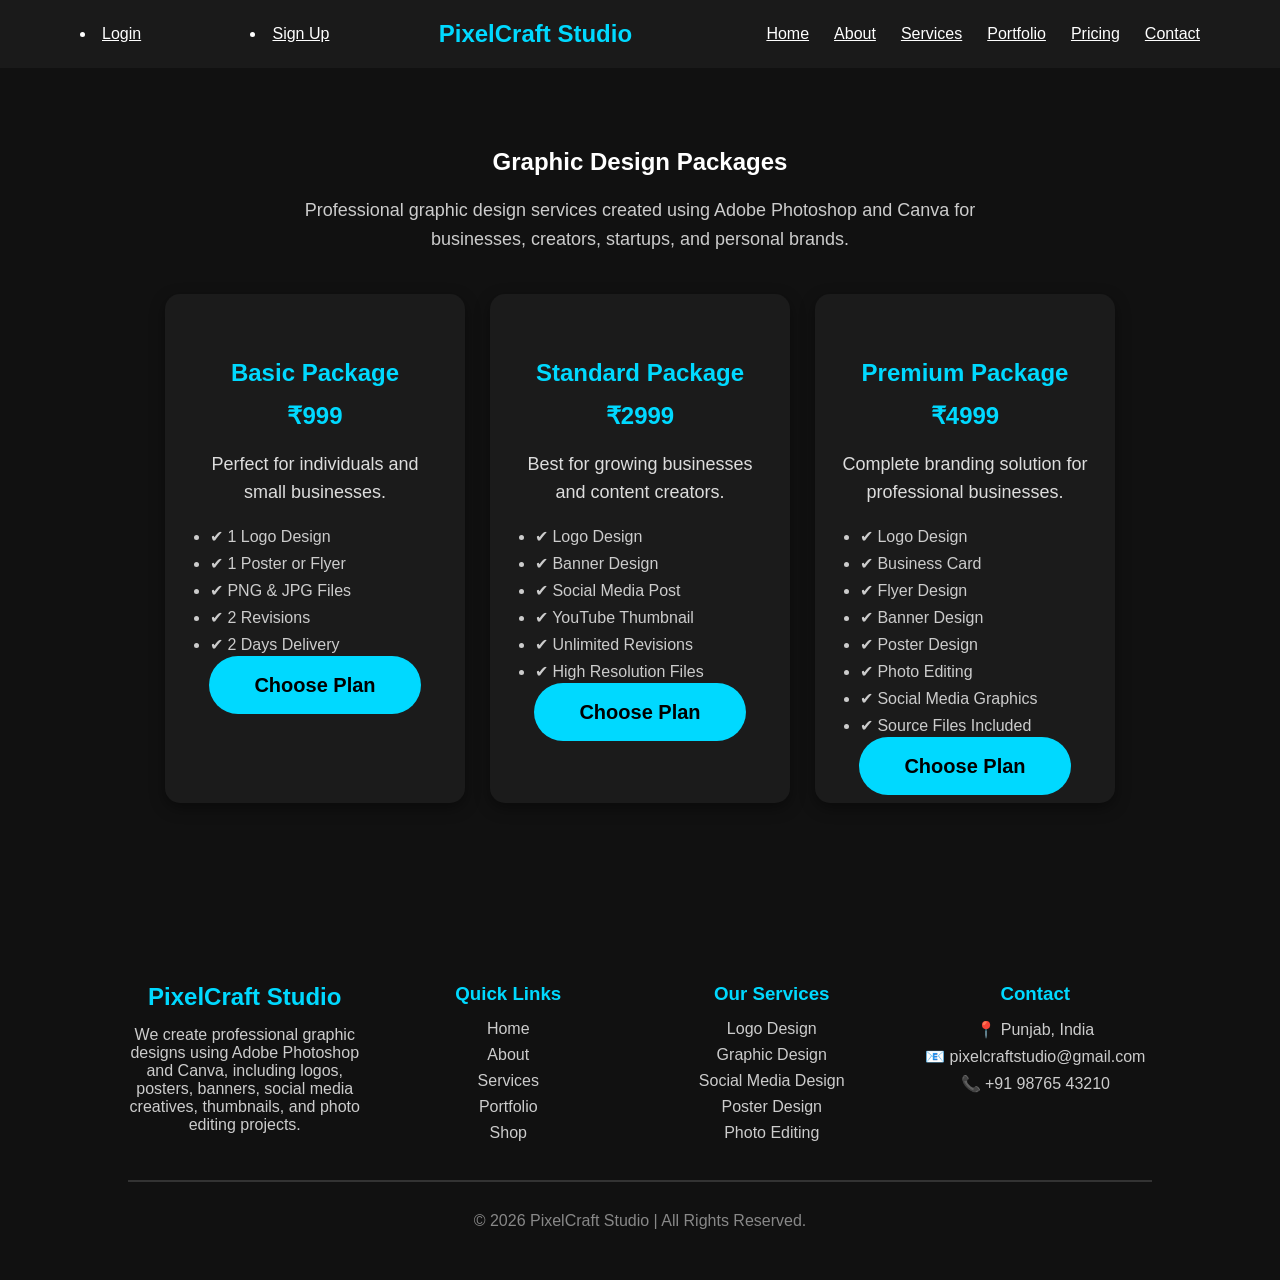
<file: pricing.html>
<!DOCTYPE html>
<html>
<head>
    <title>Pricing - PixelCraft Studio</title>
    <link rel="stylesheet" href="style.css">
</head>

<body>
<body>

<nav>
    <li><a href="login.html">Login</a></li>
<li><a href="signup.html">Sign Up</a></li>
    <h2>PixelCraft Studio</h2>

    <ul>
        <li><a href="index.html">Home</a></li>
        <li><a href="about.html">About</a></li>
        <li><a href="services.html">Services</a></li>
        <li><a href="portfolio.html">Portfolio</a></li>
        <li><a href="pricing.html">Pricing</a></li>
        <li><a href="contact.html">Contact</a></li>
    </ul>
</nav>
<section class="page-section">

    <h1>Graphic Design Packages</h1>

    <p>
        Professional graphic design services created using Adobe Photoshop and Canva for businesses, creators, startups, and personal brands.
    </p>

    <div class="portfolio-container">

        <!-- Basic Package -->
        <div class="portfolio-card">

            <h2>Basic Package</h2>

            <h1>₹999</h1>

            <p>Perfect for individuals and small businesses.</p>

            <ul>
                <li>✔ 1 Logo Design</li>
                <li>✔ 1 Poster or Flyer</li>
                <li>✔ PNG & JPG Files</li>
                <li>✔ 2 Revisions</li>
                <li>✔ 2 Days Delivery</li>
            </ul>

            <a href="checkout.html" class="btn">Choose Plan</a>

        </div>

        <!-- Standard Package -->
        <div class="portfolio-card">

            <h2>Standard Package</h2>

            <h1>₹2999</h1>

            <p>Best for growing businesses and content creators.</p>

            <ul>
                <li>✔ Logo Design</li>
                <li>✔ Banner Design</li>
                <li>✔ Social Media Post</li>
                <li>✔ YouTube Thumbnail</li>
                <li>✔ Unlimited Revisions</li>
                <li>✔ High Resolution Files</li>
            </ul>

            <a href="checkout.html" class="btn">Choose Plan</a>

        </div>

        <!-- Premium Package -->
        <div class="portfolio-card">

            <h2>Premium Package</h2>

            <h1>₹4999</h1>

            <p>Complete branding solution for professional businesses.</p>

            <ul>
                <li>✔ Logo Design</li>
                <li>✔ Business Card</li>
                <li>✔ Flyer Design</li>
                <li>✔ Banner Design</li>
                <li>✔ Poster Design</li>
                <li>✔ Photo Editing</li>
                <li>✔ Social Media Graphics</li>
                <li>✔ Source Files Included</li>
            </ul>

            <a href="checkout.html" class="btn">Choose Plan</a>

        </div>

    </div>

</section>
<footer class="footer">

    <div class="footer-container">

        <div class="footer-box">
            <h2>PixelCraft Studio</h2>
            <p>
We create professional graphic designs using Adobe Photoshop and Canva, including logos, posters, banners, social media creatives, thumbnails, and photo editing projects.
</p>
        </div>

        <div class="footer-box">
            <h3>Quick Links</h3>

            <a href="index.html">Home</a>
            <a href="about.html">About</a>
            <a href="services.html">Services</a>
            <a href="portfolio.html">Portfolio</a>
            <a href="shop.html">Shop</a>
        </div>

        <div class="footer-box">
            <h3>Our Services</h3>

            <p>Logo Design</p>
            <p>Graphic Design</p>
            <p>Social Media Design</p>
            <p>Poster Design</p>
            <p>Photo Editing</p>
        </div>

        <div class="footer-box">
            <h3>Contact</h3>

            <p>📍 Punjab, India</p>
            <p>📧 pixelcraftstudio@gmail.com</p>
            <p>📞 +91 98765 43210</p>

        </div>

    </div>

    <hr>

    <p class="copyright">
        © 2026 PixelCraft Studio | All Rights Reserved.
    </p>

</footer>
</body>
</html>
</file>
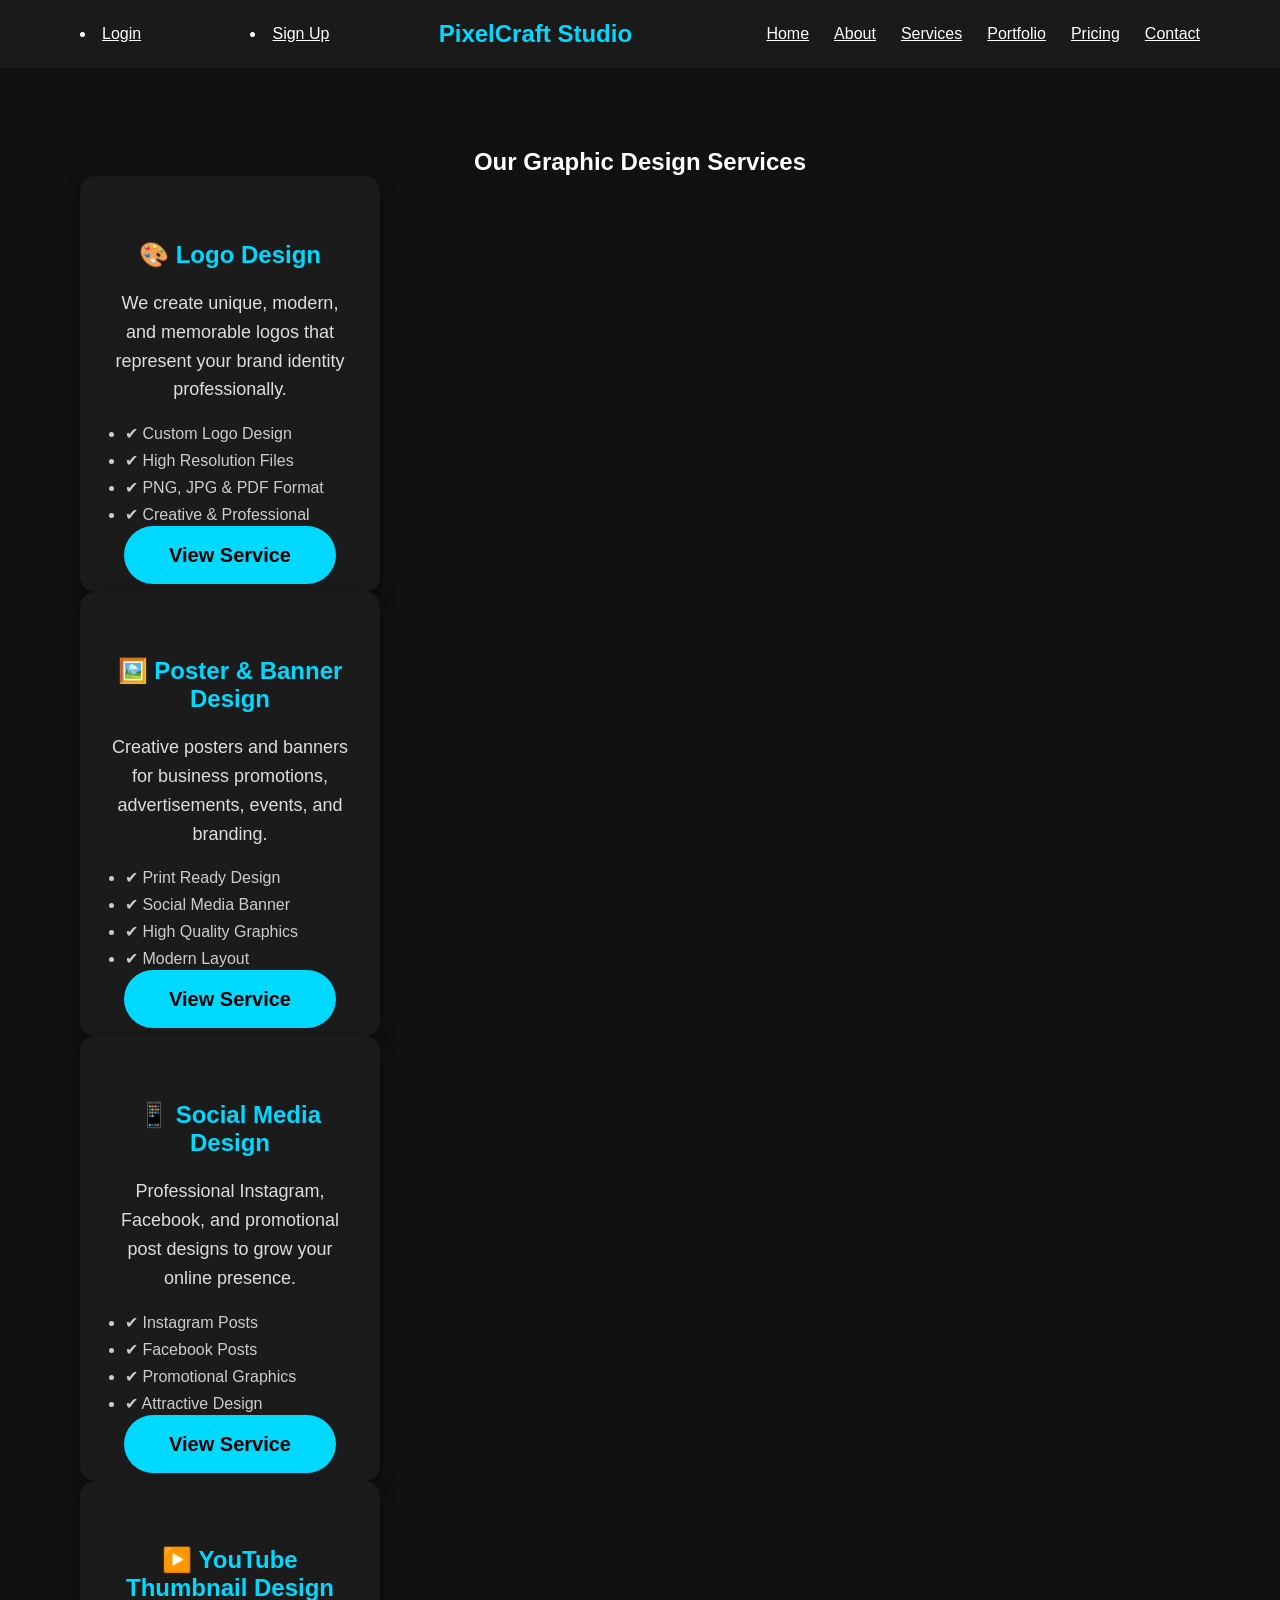
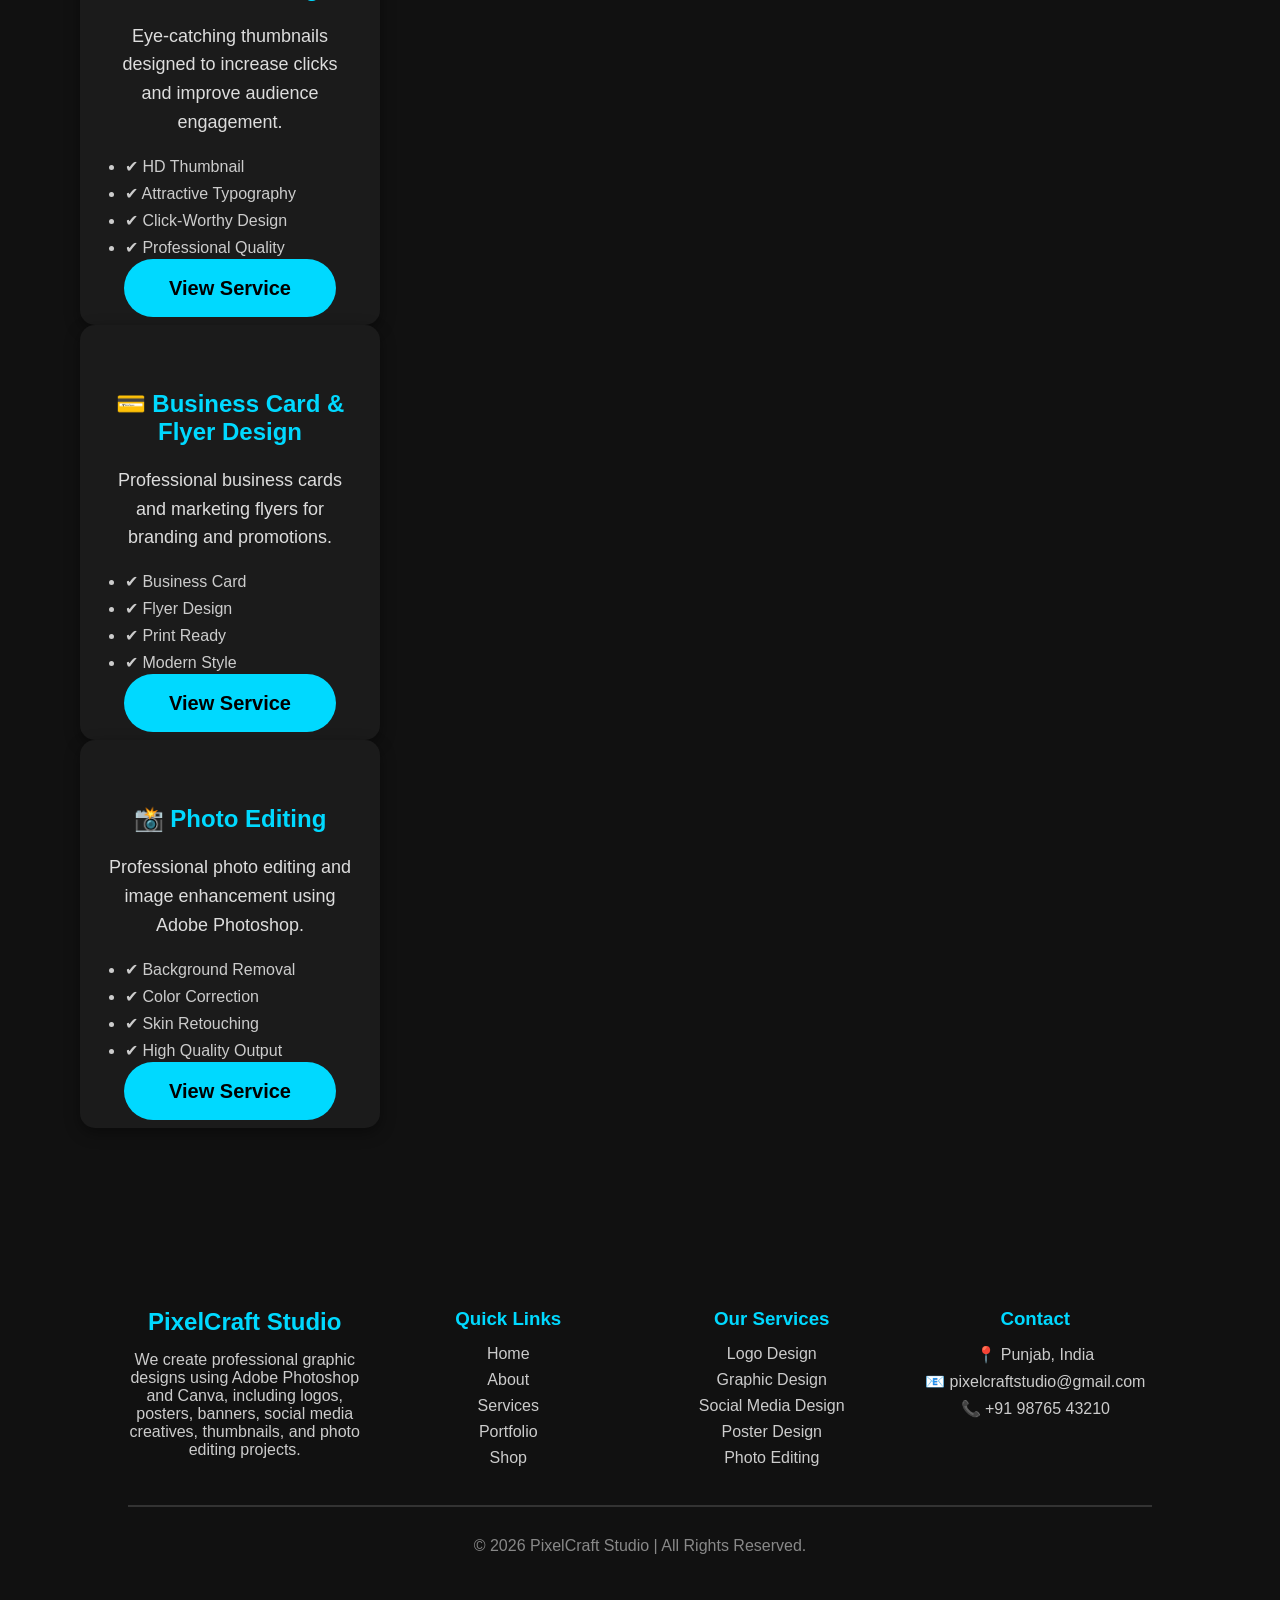
<file: services.html>
<!DOCTYPE html>
<html>
<head>
    <title>Services - PixelCraft Studio</title>
    <link rel="stylesheet" href="style.css">
</head>

<body>
<body>

<nav>
    <li><a href="login.html">Login</a></li>
<li><a href="signup.html">Sign Up</a></li>
    <h2>PixelCraft Studio</h2>

    <ul>
        <li><a href="index.html">Home</a></li>
        <li><a href="about.html">About</a></li>
        <li><a href="services.html">Services</a></li>
        <li><a href="portfolio.html">Portfolio</a></li>
        <li><a href="pricing.html">Pricing</a></li>
        <li><a href="contact.html">Contact</a></li>
    </ul>
</nav>
<section class="page-section">

<h1>Our Graphic Design Services</h1>

<div class="portfolio-card">
    <h2>🎨 Logo Design</h2>
    <p>We create unique, modern, and memorable logos that represent your brand identity professionally.</p>
    <ul>
        <li>✔ Custom Logo Design</li>
        <li>✔ High Resolution Files</li>
        <li>✔ PNG, JPG & PDF Format</li>
        <li>✔ Creative & Professional</li>
    </ul>
    <a href="shop.html" class="btn">View Service</a>
</div>

<div class="portfolio-card">
    <h2>🖼️ Poster & Banner Design</h2>
    <p>Creative posters and banners for business promotions, advertisements, events, and branding.</p>
    <ul>
        <li>✔ Print Ready Design</li>
        <li>✔ Social Media Banner</li>
        <li>✔ High Quality Graphics</li>
        <li>✔ Modern Layout</li>
    </ul>
    <a href="shop.html" class="btn">View Service</a>
</div>

<div class="portfolio-card">
    <h2>📱 Social Media Design</h2>
    <p>Professional Instagram, Facebook, and promotional post designs to grow your online presence.</p>
    <ul>
        <li>✔ Instagram Posts</li>
        <li>✔ Facebook Posts</li>
        <li>✔ Promotional Graphics</li>
        <li>✔ Attractive Design</li>
    </ul>
    <a href="shop.html" class="btn">View Service</a>
</div>

<div class="portfolio-card">
    <h2>▶️ YouTube Thumbnail Design</h2>
    <p>Eye-catching thumbnails designed to increase clicks and improve audience engagement.</p>
    <ul>
        <li>✔ HD Thumbnail</li>
        <li>✔ Attractive Typography</li>
        <li>✔ Click-Worthy Design</li>
        <li>✔ Professional Quality</li>
    </ul>
    <a href="shop.html" class="btn">View Service</a>
</div>

<div class="portfolio-card">
    <h2>💳 Business Card & Flyer Design</h2>
    <p>Professional business cards and marketing flyers for branding and promotions.</p>
    <ul>
        <li>✔ Business Card</li>
        <li>✔ Flyer Design</li>
        <li>✔ Print Ready</li>
        <li>✔ Modern Style</li>
    </ul>
    <a href="shop.html" class="btn">View Service</a>
</div>

<div class="portfolio-card">
    <h2>📸 Photo Editing</h2>
    <p>Professional photo editing and image enhancement using Adobe Photoshop.</p>
    <ul>
        <li>✔ Background Removal</li>
        <li>✔ Color Correction</li>
        <li>✔ Skin Retouching</li>
        <li>✔ High Quality Output</li>
    </ul>
    <a href="shop.html" class="btn">View Service</a>
</div>

</section>
<footer class="footer">

    <div class="footer-container">

        <div class="footer-box">
            <h2>PixelCraft Studio</h2>
           <p>
We create professional graphic designs using Adobe Photoshop and Canva, including logos, posters, banners, social media creatives, thumbnails, and photo editing projects.
</p>
        </div>

        <div class="footer-box">
            <h3>Quick Links</h3>

            <a href="index.html">Home</a>
            <a href="about.html">About</a>
            <a href="services.html">Services</a>
            <a href="portfolio.html">Portfolio</a>
            <a href="shop.html">Shop</a>
        </div>

        <div class="footer-box">
            <h3>Our Services</h3>

            <p>Logo Design</p>
            <p>Graphic Design</p>
            <p>Social Media Design</p>
            <p>Poster Design</p>
            <p>Photo Editing</p>
        </div>

        <div class="footer-box">
            <h3>Contact</h3>

            <p>📍 Punjab, India</p>
            <p>📧 pixelcraftstudio@gmail.com</p>
            <p>📞 +91 98765 43210</p>

        </div>

    </div>

    <hr>

    <p class="copyright">
        © 2026 PixelCraft Studio | All Rights Reserved.
    </p>

</footer>
</body>
</html>
</file>
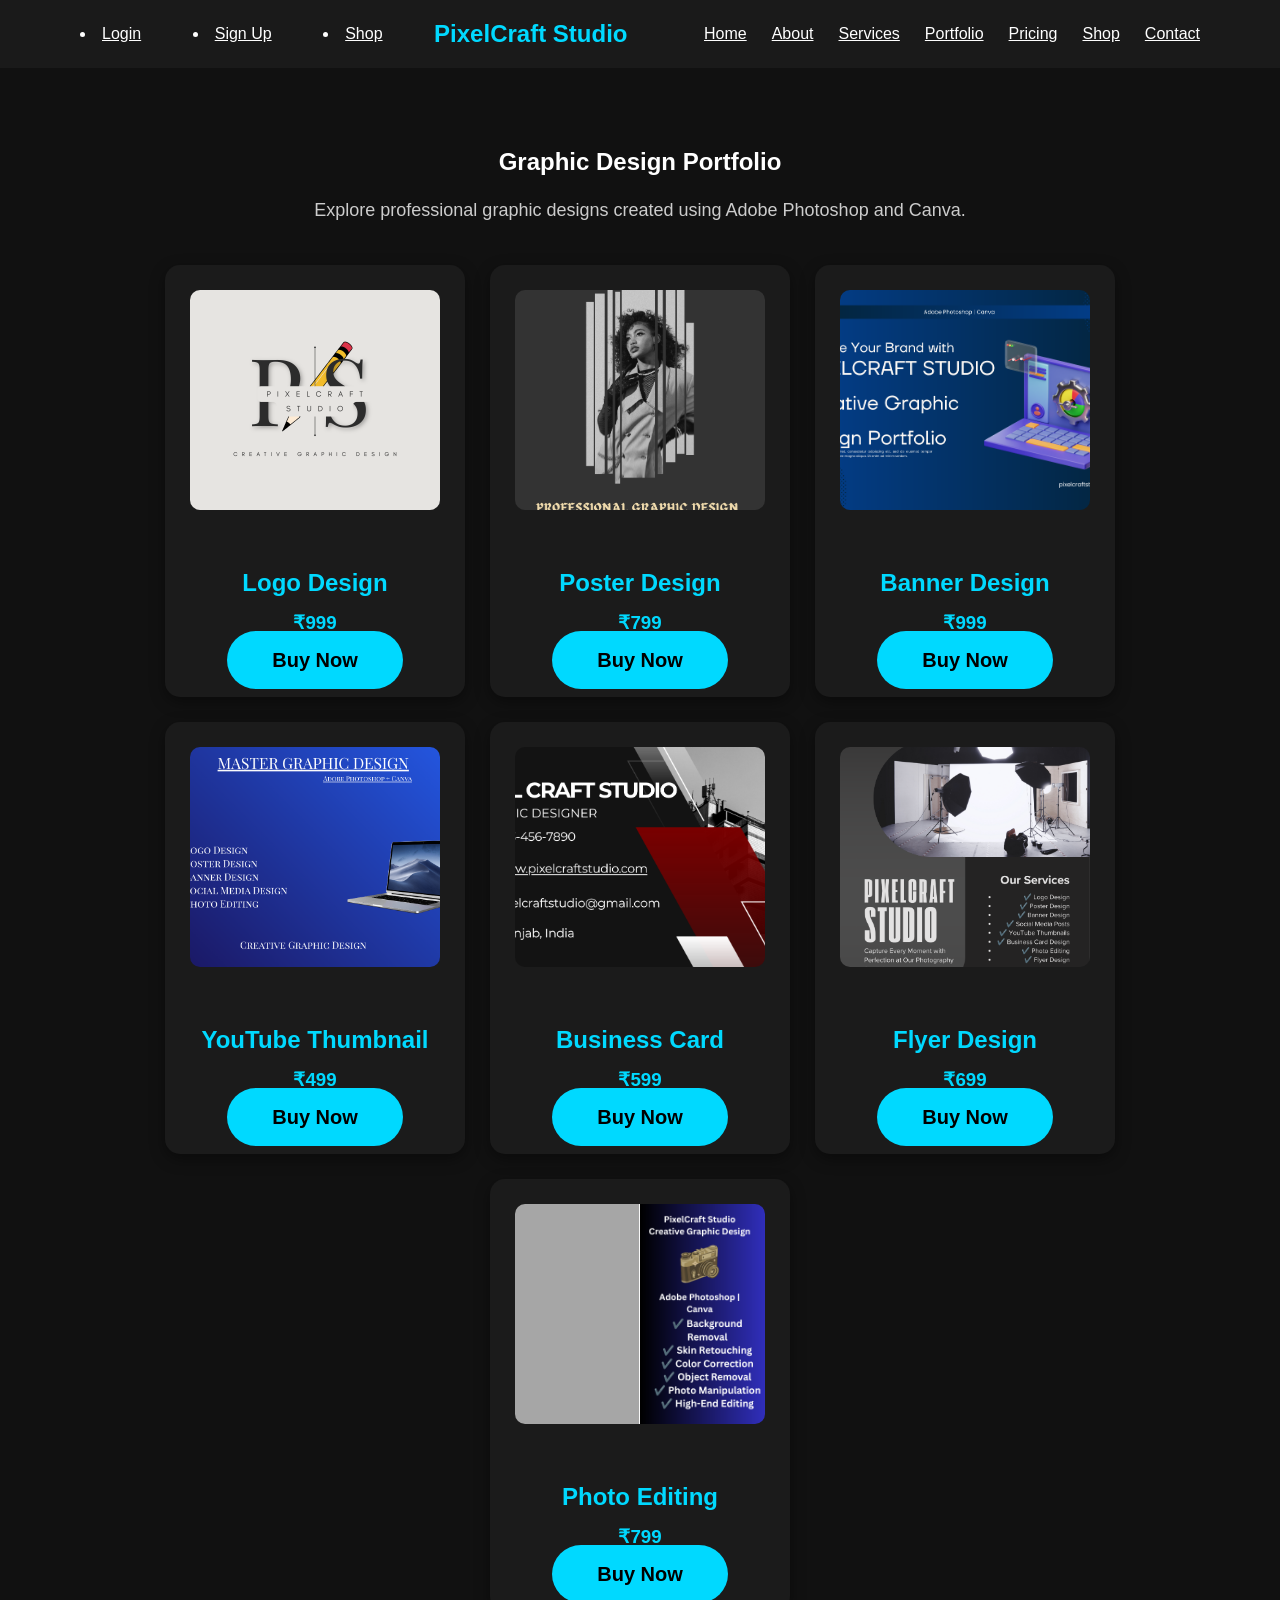
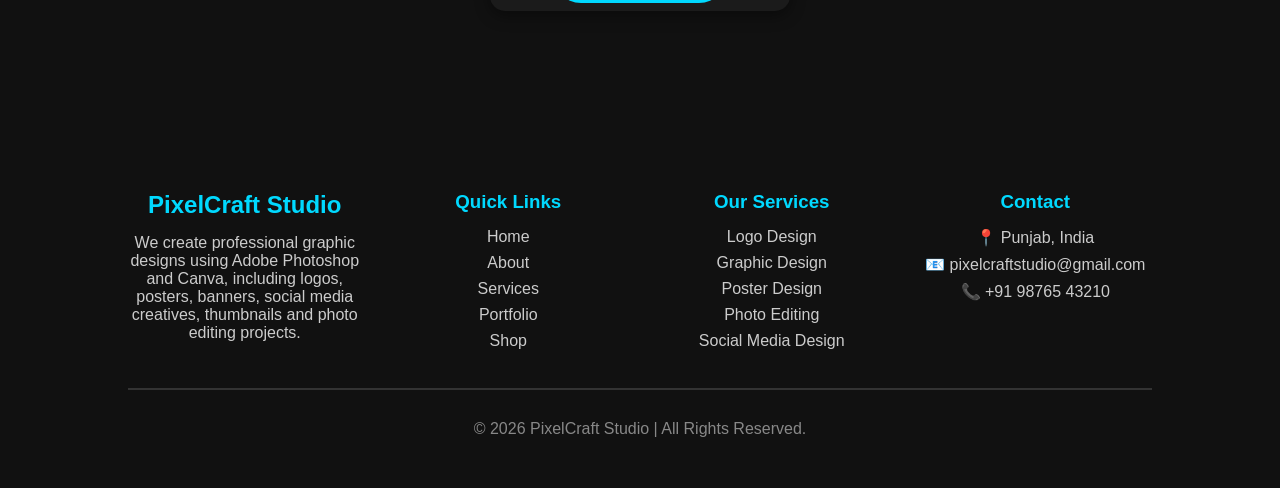
<file: shop.html>
<!DOCTYPE html>
<html lang="en">
<head>
    <meta charset="UTF-8">
    <meta name="viewport" content="width=device-width, initial-scale=1.0">
    <title>Shop - PixelCraft Studio</title>

    <link rel="stylesheet" href="style.css">
</head>
<body>

<nav>
    <li><a href="login.html">Login</a></li>
<li><a href="signup.html">Sign Up</a></li>
    <li><a href="shop.html">Shop</a></li>
    <h2>PixelCraft Studio</h2>

    <ul>
        <li><a href="index.html">Home</a></li>
        <li><a href="about.html">About</a></li>
        <li><a href="services.html">Services</a></li>
        <li><a href="portfolio.html">Portfolio</a></li>
        <li><a href="pricing.html">Pricing</a></li>
        <li><a href="shop.html">Shop</a></li>
        <li><a href="contact.html">Contact</a></li>
    </ul>
</nav>

<section class="page-section">

<h1>Graphic Design Portfolio</h1>

<p>Explore professional graphic designs created using Adobe Photoshop and Canva.</p>

<div class="portfolio-container">

    <div class="portfolio-card">
        <img src="logo-design.png" alt="Logo Design">
        <h2>Logo Design</h2>
        <h3>₹999</h3>
        <a href="checkout.html" class="btn">Buy Now</a>
    </div>

    <div class="portfolio-card">
        <img src="poster.png" alt="Poster Design">
        <h2>Poster Design</h2>
        <h3>₹799</h3>
        <a href="checkout.html" class="btn">Buy Now</a>
    </div>

    <div class="portfolio-card">
        <img src="banner.png" alt="Banner Design">
        <h2>Banner Design</h2>
        <h3>₹999</h3>
        <a href="checkout.html" class="btn">Buy Now</a>
    </div>

    <div class="portfolio-card">
        <img src="thumbnail.png" alt="Thumbnail Design">
        <h2>YouTube Thumbnail</h2>
        <h3>₹499</h3>
        <a href="checkout.html" class="btn">Buy Now</a>
    </div>

    <div class="portfolio-card">
        <img src="business-card.png" alt="Business Card">
        <h2>Business Card</h2>
        <h3>₹599</h3>
        <a href="checkout.html" class="btn">Buy Now</a>
    </div>

    <div class="portfolio-card">
        <img src="flyer.png" alt="Flyer Design">
        <h2>Flyer Design</h2>
        <h3>₹699</h3>
        <a href="checkout.html" class="btn">Buy Now</a>
    </div>

    <div class="portfolio-card">
        <img src="photo-editing.png" alt="Photo Editing">
        <h2>Photo Editing</h2>
        <h3>₹799</h3>
        <a href="checkout.html" class="btn">Buy Now</a>
    </div>

</div>

</section>

<footer class="footer">

    <div class="footer-container">

        <div class="footer-box">
            <h2>PixelCraft Studio</h2>
           <p>
We create professional graphic designs using Adobe Photoshop and Canva, including logos, posters, banners, social media creatives, thumbnails and photo editing projects.
</p>
        </div>

        <div class="footer-box">
            <h3>Quick Links</h3>

            <a href="index.html">Home</a>
            <a href="about.html">About</a>
            <a href="services.html">Services</a>
            <a href="portfolio.html">Portfolio</a>
            <a href="shop.html">Shop</a>
        </div>

        <div class="footer-box">
            <h3>Our Services</h3>

            <p>Logo Design</p>
            <p>Graphic Design</p>
            <p>Poster Design</p>
            <p>Photo Editing</p>
            <p>Social Media Design</p>
        </div>

        <div class="footer-box">
            <h3>Contact</h3>

            <p>📍 Punjab, India</p>
            <p>📧 pixelcraftstudio@gmail.com</p>
            <p>📞 +91 98765 43210</p>

        </div>

    </div>

    <hr>

    <p class="copyright">
        © 2026 PixelCraft Studio | All Rights Reserved.
    </p>

</footer>

</body>
</html>
</file>
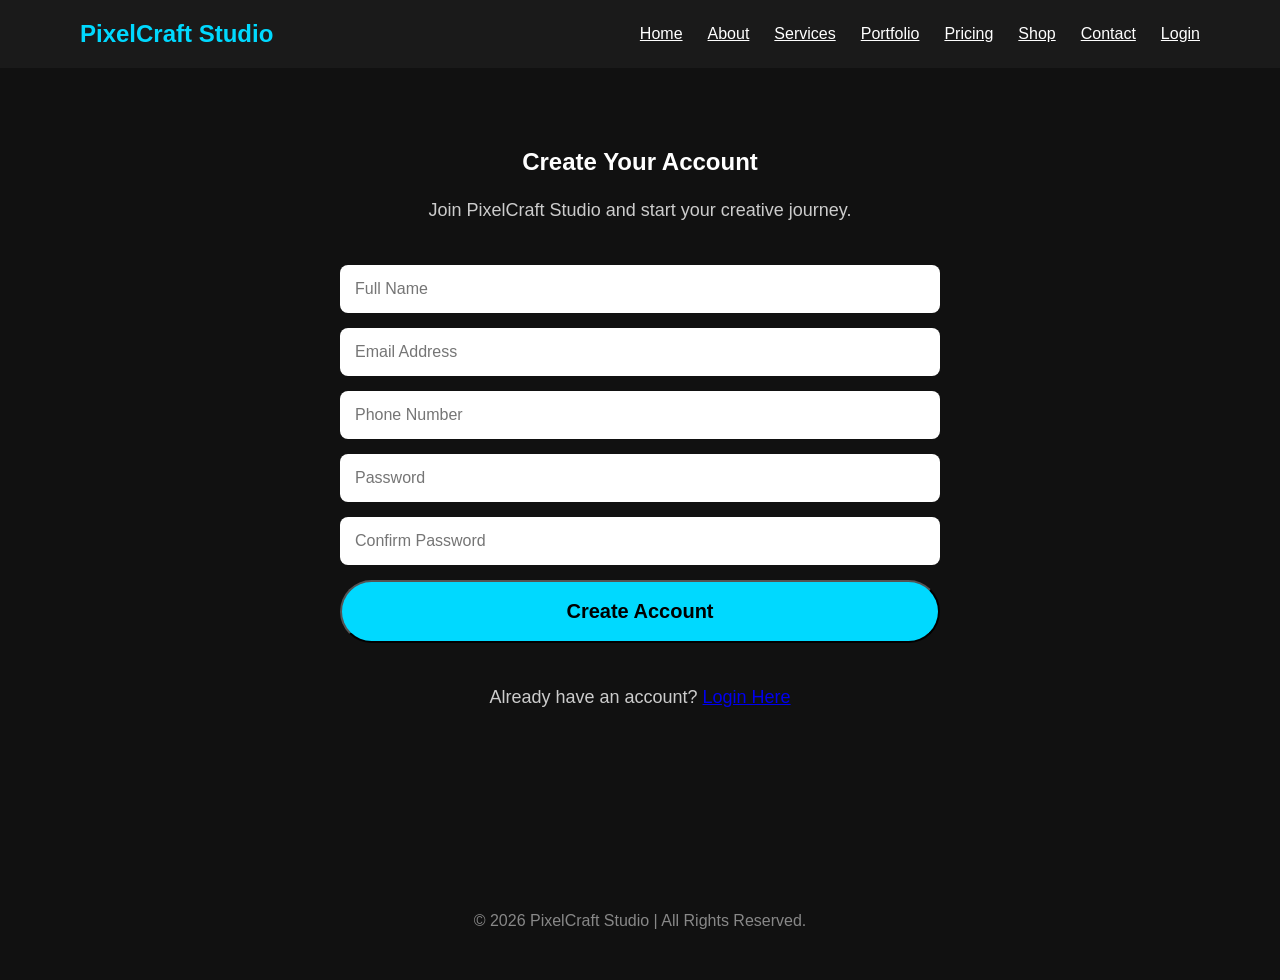
<file: signup.html>
<!DOCTYPE html>
<html lang="en">
<head>
    <meta charset="UTF-8">
    <meta name="viewport" content="width=device-width, initial-scale=1.0">
    <title>Sign Up - PixelCraft Studio</title>

    <link rel="stylesheet" href="style.css">
</head>
<body>

<nav>
    <h2>PixelCraft Studio</h2>

    <ul>
        <li><a href="index.html">Home</a></li>
        <li><a href="about.html">About</a></li>
        <li><a href="services.html">Services</a></li>
        <li><a href="portfolio.html">Portfolio</a></li>
        <li><a href="pricing.html">Pricing</a></li>
        <li><a href="shop.html">Shop</a></li>
        <li><a href="contact.html">Contact</a></li>
        <li><a href="login.html">Login</a></li>
    </ul>
</nav>

<section class="page-section">

    <h1>Create Your Account</h1>

    <p>Join PixelCraft Studio and start your creative journey.</p>

    <form class="checkout-form" action="login.html">

        <input type="text" placeholder="Full Name" required>

        <input type="email" placeholder="Email Address" required>

        <input type="tel" placeholder="Phone Number" required>

        <input type="password" placeholder="Password" required>

        <input type="password" placeholder="Confirm Password" required>

        <button type="submit" class="btn">Create Account</button>

    </form>

    <p style="margin-top:20px;">
        Already have an account?
        <a href="login.html">Login Here</a>
    </p>

</section>

<footer class="footer">

    <p class="copyright">
        © 2026 PixelCraft Studio | All Rights Reserved.
    </p>

</footer>

</body>
</html>
</file>
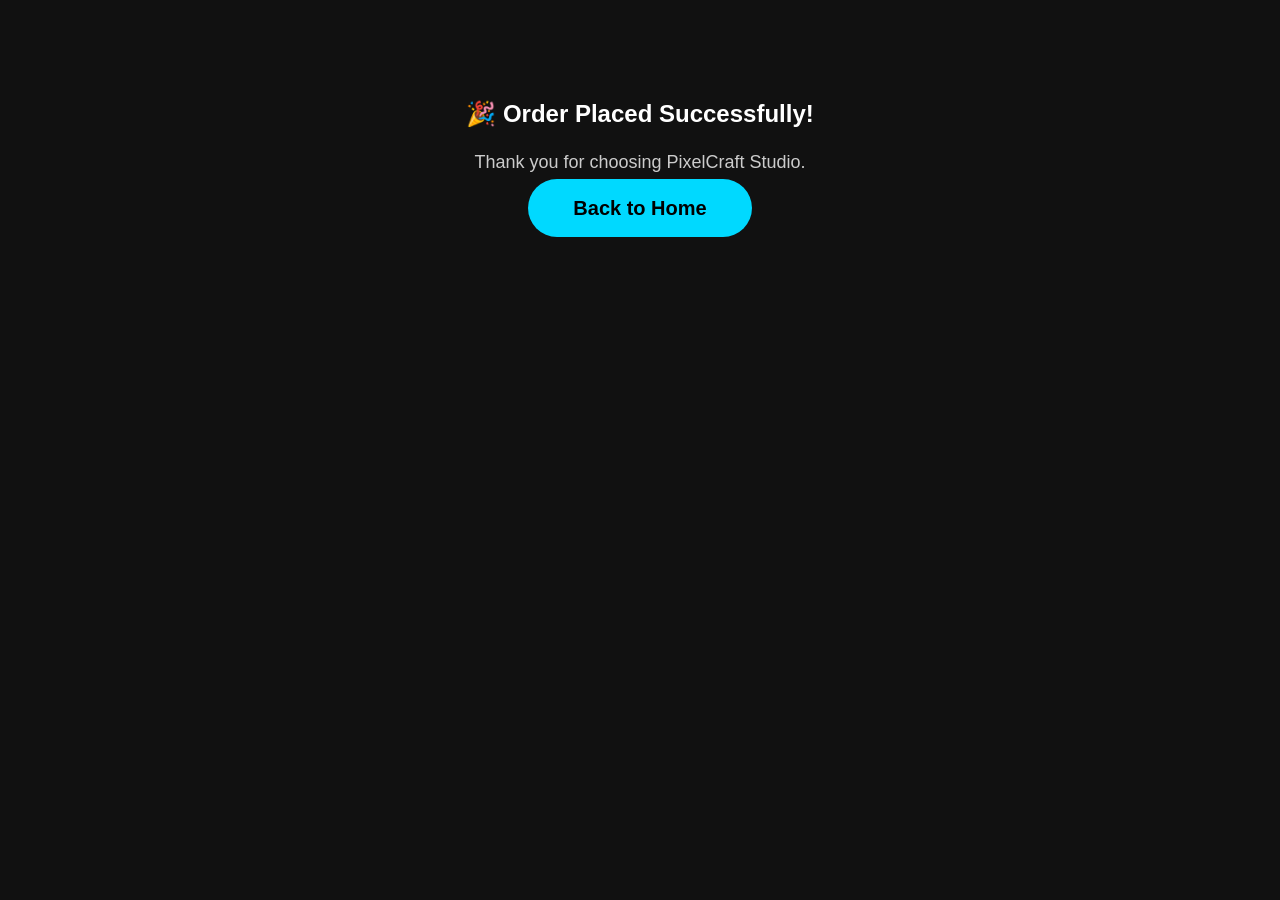
<file: success.html>
<!DOCTYPE html>
<html lang="en">
<head>
<meta charset="UTF-8">
<meta name="viewport" content="width=device-width, initial-scale=1.0">
<title>Order Success</title>
<link rel="stylesheet" href="style.css">
</head>
<body>

<section class="page-section" style="text-align:center; padding:100px 20px;">
    <h1>🎉 Order Placed Successfully!</h1>
    <p>Thank you for choosing PixelCraft Studio.</p>
    <a href="index.html" class="btn">Back to Home</a>
</section>

</body>
</html>
</file>
<file: style.css>
html{
    scroll-behavior: smooth;
}
*{
    margin:0;
    padding:0;
    box-sizing:border-box;
}

body{
    font-family:'Poppins',sans-serif;
    background:#0b0b0b;
    color:white;
    overflow-x:hidden;
}

nav{
    display:flex;
    justify-content:space-between;
    align-items:center;
    padding:20px 80px;
    position: sticky;
top: 0;
z-index: 1000;
background: rgba(0,0,0,0.9);
backdrop-filter: blur(10px);
}

nav h2{
    color:#00d9ff;
}

nav ul{
    display:flex;
    list-style:none;
}

nav ul li{
    margin-left:25px;
}

nav ul li a:hover{
    color:#00d9ff;
    transition:0.3s;
}



.hero h1{
    font-size:72px;
    color:#fff;
    font-weight:800;
}

.hero p{
    color:#fff;
    font-size:22px;
    max-width:750px;
    margin:25px auto;
}
.btn{
    background:#00d9ff;
    color:black;
    padding:15px 35px;
    text-decoration:none;
    border-radius:8px;
    font-weight:bold;
}
.btn:hover{
    background:#ffffff;
    color:#00d9ff;
    transform:scale(1.05);
    transition:0.3s;
}
/* SERVICES */

.services{
    padding:80px 8%;
    background:#111;
}

.services h2{
    text-align:center;
    font-size:42px;
    margin-bottom:50px;
}

.service-container{
    display:grid;
    grid-template-columns:repeat(auto-fit,minmax(280px,1fr));
    gap:25px;
}

.card{
    background:#1b1b1b;
    padding:35px;
    border-radius:15px;
    transition:.4s;
    border:1px solid #2d2d2d;
}

.card:hover{
    transform:translateY(-10px);
    border-color:#00d9ff;
    box-shadow:0 0 25px rgba(0,217,255,.35);
}

.card h3{
    color:#00d9ff;
    margin-bottom:15px;
}

.card p{
    color:#cfcfcf;
    line-height:1.7;
}
/* Portfolio */

.portfolio{
    padding:80px 8%;
    background:#0b0b0b;
}

.portfolio h2{
    text-align:center;
    font-size:42px;
    margin-bottom:50px;
}

.portfolio-container{
    display:grid;
    grid-template-columns:repeat(auto-fit,minmax(320px,1fr));
    gap:25px;
}

.portfolio-box{
    background:#1a1a1a;
    border-radius:15px;
    overflow:hidden;
    transition:.4s;
}

.portfolio-box img{
    width:100%;
    height:240px;
    object-fit:cover;
}

.portfolio-box h3{
    text-align:center;
    padding:20px;
}

.portfolio-box:hover{
    transform:translateY(-10px);
    box-shadow:0 0 25px rgba(0,217,255,.4);
}
/* ABOUT */
.about{
    padding:100px 8%;
    background:#111;
}

.about h2{
    font-size:42px;
    margin-bottom:25px;
}

.about p{
    color:#ccc;
    line-height:1.8;
    max-width:900px;
}

.stats{
    display:flex;
    gap:60px;
    margin-top:50px;
    flex-wrap:wrap;
}

.stats h3{
    color:#00d9ff;
    font-size:42px;
}

.stats span{
    color:#bbb;
}
/* Pricing */

.pricing{
    padding:80px 8%;
    text-align:center;
    background:#111;
}

.pricing h2{
    font-size:45px;
    margin-bottom:50px;
}

.pricing-container{
    display:flex;
    justify-content:center;
    gap:30px;
    flex-wrap:wrap;
}

.price-card{
    background:#1c1c1c;
    padding:40px;
    width:300px;
    border-radius:15px;
    transition:.4s;
    border:1px solid #333;
}

.price-card:hover{
    transform:translateY(-12px);
    box-shadow:0 0 25px #00d9ff55;
}

.price-card.active{
    border:2px solid #00d9ff;
    transform:scale(1.05);
}

.price-card h3{
    color:#00d9ff;
    margin-bottom:15px;
}

.price-card h1{
    font-size:45px;
    margin-bottom:25px;
}

.price-card p{
    margin:15px 0;
}
/* CONTACT */

.contact{
    padding:100px 8%;
    background:#0b0b0b;
}

.contact h2{
    text-align:center;
    font-size:45px;
    margin-bottom:60px;
}

.contact-container{
    display:grid;
    grid-template-columns:1fr 1fr;
    gap:50px;
    align-items:center;
}

.contact-info h3{
    font-size:32px;
    color:#00d9ff;
    margin-bottom:20px;
}

.contact-info p{
    color:#ccc;
    line-height:1.8;
    margin-bottom:15px;
}

.contact-form input,
.contact-form textarea{
    width:100%;
    padding:15px;
    margin-bottom:20px;
    border:none;
    border-radius:10px;
    background:#1b1b1b;
    color:white;
    font-size:16px;
}

.contact-form textarea{
    resize:none;
}

.contact-form button{
    border:none;
    cursor:pointer;
    width:100%;
}

.contact-form input:focus,
.contact-form textarea:focus{
    outline:2px solid #00d9ff;
}
/* FOOTER */

footer{
    background:#000;
    padding:60px 8%;
    text-align:center;
}

.footer-content h2{
    color:#00d9ff;
    margin-bottom:20px;
}

.footer-content p{
    color:#ccc;
    line-height:1.8;
}

.social-icons{
    margin:30px 0;
}

.social-icons a{
    color:white;
    text-decoration:none;
    margin:0 15px;
    transition:.3s;
}

.social-icons a:hover{
    color:#00d9ff;
}

footer hr{
    margin:30px 0;
    border:1px solid #222;
}
@media(max-width:768px){

nav{
    flex-direction:column;
    padding:20px;
}

nav ul{
    flex-direction:column;
    text-align:center;
}

nav ul li{
    margin:12px 0;
}

.hero h1{
    font-size:38px;
}

.hero p{
    width:95%;
}

.contact-container{
    grid-template-columns:1fr;
}

.stats{
    justify-content:center;
}

}
/* TEAM */

.team{
    padding:100px 8%;
    background:#111;
    text-align:center;
}

.team h2{
    font-size:42px;
    margin-bottom:50px;
}

.team-container{
    display:grid;
    grid-template-columns:repeat(auto-fit,minmax(250px,1fr));
    gap:30px;
}

.team-card{
    background:#1a1a1a;
    border-radius:15px;
    padding:30px;
    transition:.4s;
}

.team-card:hover{
    transform:translateY(-10px);
    box-shadow:0 0 20px rgba(0,217,255,.35);
}
.team-card img{
    width:150px;
    height:150px;
    object-fit:cover;
    border-radius:50%;
    border:4px solid #00d9ff;
    margin-bottom:20px;
    transition:0.4s;
}

.team-card img:hover{
    transform:scale(1.08);
}

.team-card h3{
    margin-bottom:10px;
}

.team-card p{
    color:#bbb;
}
/* Testimonials Design */

.testimonials {
    padding: 50px;
    text-align: center;
}

.testimonial-card {
    background: #222;
    color: white;
    width: 300px;
    padding: 25px;
    border-radius: 12px;
    transition: 0.3s;
}

.testimonial-card:hover {
    transform: translateY(-5px);
}

.testimonial-card p {
    font-size: 16px;
    line-height: 1.5;
}

.testimonial-card h3 {
    margin-top: 15px;
}

/* FAQ Design */

.faq {
    padding: 50px;
    text-align: center;
}

.faq h2 {
    margin-bottom: 30px;
}

.faq-box {
    background: #222;
    color: white;
    margin: 15px auto;
    padding: 20px;
    max-width: 700px;
    border-radius: 12px;
    text-align: left;
    transition: 0.3s;
}

.faq-box:hover {
    transform: translateY(-5px);
}

.faq-box h3 {
    margin-bottom: 10px;
}

#topBtn {
    position: fixed;
    bottom: 30px;
    right: 30px;
    display: none;
    width: 50px;
    height: 50px;
    border-radius: 50%;
    border: none;
    cursor: pointer;
    font-size: 25px;
    font-weight: bold;
    background: #333;
    color: white;
    transition: 0.3s;
}

#topBtn:hover {
    transform: scale(1.1);
}
.portfolio-page {
    padding: 60px;
    text-align: center;
}



.portfolio-card {
    width: 280px;
    padding: 25px;
    background: #222;
    color: white;
    border-radius: 12px;
    transition: 0.3s;
}

.portfolio-card:hover {
    transform: translateY(-8px);
}
.page-section {
    padding: 80px;
    text-align: center;
    min-height: 70vh;
}

.page-section p {
    max-width: 700px;
    margin: 20px auto;
    font-size: 18px;
    line-height: 1.6;
}
footer {
    text-align: center;
    padding: 20px;
    background: #222;
    color: white;
    margin-top: 50px;
}
.portfolio-card img {
    width: 100%;
    height: 180px;
    object-fit: cover;
    border-radius: 10px;
    margin-bottom: 15px;
}
@media (max-width: 768px) {

    nav {
        flex-direction: column;
    }

    nav ul {
        flex-direction: column;
        text-align: center;
    }

    .testimonial-container,
    .portfolio-container {
        flex-direction: column;
        align-items: center;
    }

    .portfolio-card,
    .testimonial-card {
        width: 90%;
    }

    .page-section {
        padding: 30px 15px;
    }

}
/* Dark Theme Final Polish */

body {
    background: #111;
    color: white;
}

h1, h2, h3 {
    color: white;
}

p {
    color: #ccc;
}

nav {
    background: #1a1a1a;
}

nav a {
    color: white;
    transition: 0.3s;
}

nav a:hover {
    color: #00d9ff;
}

.btn {
    background: #00d9ff;
    color: black;
    padding: 12px 25px;
    border-radius: 25px;
    text-decoration: none;
    transition: 0.3s;
}

.btn:hover {
    transform: scale(1.05);
}

.portfolio-card,
.testimonial-card,
.faq-box {
    background: #1c1c1c;
    box-shadow: 0 5px 15px rgba(0,0,0,0.4);
}
.checkout-form{
    max-width:600px;
    margin:40px auto;
    display:flex;
    flex-direction:column;
    gap:15px;
}

.checkout-form input,
.checkout-form textarea,
.checkout-form select{
    padding:15px;
    border:none;
    border-radius:8px;
    font-size:16px;
}

.checkout-form button{
    cursor:pointer;
}
.page-section h2{
    margin-top:40px;
    color:#00d9ff;
}

.page-section h3{
    margin-bottom:15px;
}

.portfolio-card{
    transition:0.3s;
}

.portfolio-card:hover{
    transform:translateY(-8px);
}
.portfolio-card ul {
    text-align: left;
    margin: 15px 0;
    padding-left: 20px;
}

.portfolio-card ul li {
    margin-bottom: 8px;
    color: #ccc;
}
.portfolio-card h1{
    color:#00d9ff;
    margin:15px 0;
}

.portfolio-card ul{
    text-align:left;
    padding-left:20px;
    margin:20px 0;
}

.portfolio-card li{
    margin:8px 0;
}
.contact-info{
    margin-top:50px;
    text-align:center;
}

.contact-info p{
    margin:10px 0;
    font-size:18px;
}
.footer{
    background:#111;
    padding:50px 10%;
    color:white;
}

.footer-container{
    display:grid;
    grid-template-columns:repeat(auto-fit,minmax(220px,1fr));
    gap:30px;
}

.footer-box h2,
.footer-box h3{
    color:#00d9ff;
    margin-bottom:15px;
}

.footer-box a{
    display:block;
    color:#ccc;
    text-decoration:none;
    margin:8px 0;
    transition:.3s;
}

.footer-box a:hover{
    color:#00d9ff;
}

.footer-box p{
    color:#ccc;
    margin:8px 0;
}

.footer hr{
    margin:30px 0;
    border:1px solid #333;
}

.copyright{
    text-align:center;
    color:#888;
}

.hero-image{
    margin: 30px 0;
    text-align: center;
}

.hero-image img{
    width: 100%;
    max-width: 500px;
    border-radius: 15px;

}
.portfolio-card img{
    width:100%;
    height:250px;
    object-fit:cover;
    border-radius:10px;
    margin-bottom:15px;
}
.portfolio-container{
    display:grid;
    grid-template-columns:repeat(auto-fit,minmax(300px,1fr));
    gap:30px;
    margin-top:40px;
}

.portfolio-card{
    background:#1f1f1f;
    border-radius:15px;
    overflow:hidden;
    text-align:center;
    padding:20px;
    transition:.3s;
}

.portfolio-card:hover{
    transform:translateY(-10px);
}

.portfolio-card img{
    width:100%;
    height:220px;
    object-fit:cover;
    border-radius:10px;
    margin-bottom:15px;
}

.portfolio-card h3{
    color:#00d9ff;
    margin:15px 0;
}

.portfolio-card p{
    color:#ddd;
}
/* ===== HOME PAGE FIX ===== */



.hero-text{
    flex:1;
    min-width:300px;
}

.hero-text h1{
    font-size:55px;
    color:#fff;
    margin-bottom:20px;
}

.hero-text p{
    color:#ddd;
    width:100%;
    max-width:600px;
    margin-bottom:30px;
}

.hero-buttons{
    display:flex;
    justify-content:center;
    margin-top:30px;
}

.hero-image{
    flex:1;
    text-align:center;
}

.hero-image img{
    max-width:450px;
    width:100%;
    border-radius:15px;
}

.service-container,
.portfolio-container,
.pricing-container,
.testimonial-container{
    display:flex;
    justify-content:center;
    gap:25px;
    flex-wrap:wrap;
}

.service-card,
.portfolio-card,
.price-card,
.testimonial-card{
    width:300px;
    background:#1b1b1b;
    padding:25px;
    border-radius:15px;
    transition:.3s;
}

.service-card:hover,
.portfolio-card:hover,
.price-card:hover,
.testimonial-card:hover{
    transform:translateY(-8px);
}

.portfolio-card img{
    width:100%;
    height:220px;
    object-fit:cover;
    border-radius:10px;
}
.hero{
    min-height:100vh;
    display:flex;
    justify-content:center;
    align-items:center;
    flex-direction:column;
    text-align:center;
    padding:0 10%;

    background:
    linear-gradient(rgba(0,0,0,.55),rgba(0,0,0,.55)),
    url("hero.png") center center/cover no-repeat;
}

.hero-image{
    display:none;
}

.hero h1{
    font-size:70px;
    font-weight:800;
    color:#fff;
}

.hero p{
    font-size:22px;
    color:#eee;
    max-width:800px;
    margin:25px auto;
}

.hero-buttons{
    display:flex;
    justify-content:center;
}

.btn{
    padding:18px 45px;
    border-radius:50px;
    font-size:20px;
}
/* Counter Section */

.counter{
    display:flex;
    justify-content:center;
    flex-wrap:wrap;
    gap:30px;
    padding:80px 10%;
    background:#111827;
}

.counter-box{
    width:220px;
    padding:30px;
    text-align:center;
    background:#1f2937;
    border-radius:15px;
    color:#fff;
    transition:.3s;
}

.counter-box:hover{
    transform:translateY(-10px);
}

.counter-box h2{
    font-size:45px;
    color:#00d4ff;
    margin-bottom:10px;
}

.counter-box p{
    font-size:18px;
}
/* Team Section */

.team{
    padding:80px 10%;
    text-align:center;
    background:#f8f9fa;
}

.team h2{
    font-size:40px;
    margin-bottom:40px;
}

.team-container{
    display:flex;
    justify-content:center;
    gap:30px;
    flex-wrap:wrap;
}

.team-card{
    width:300px;
    background:#fff;
    border-radius:15px;
    overflow:hidden;
    box-shadow:0 10px 25px rgba(0,0,0,.1);
    transition:.3s;
}

.team-card:hover{
    transform:translateY(-10px);
}

.team-card img{
    width:100%;
    height:320px;
    object-fit:cover;
}

.team-card h3{
    margin-top:20px;
    font-size:24px;
}

.team-card p{
    color:#666;
    margin:15px 0 25px;
}
/* Lightbox */

.lightbox{
    display:none;
    position:fixed;
    top:0;
    left:0;
    width:100%;
    height:100%;
    background:rgba(0,0,0,.9);
    justify-content:center;
    align-items:center;
    z-index:9999;
}

.lightbox img{
    max-width:90%;
    max-height:90%;
    border-radius:10px;
}

.portfolio-card img{
    cursor:pointer;
    transition:.3s;
}

.portfolio-card img:hover{
    transform:scale(1.05);
}
</file>
